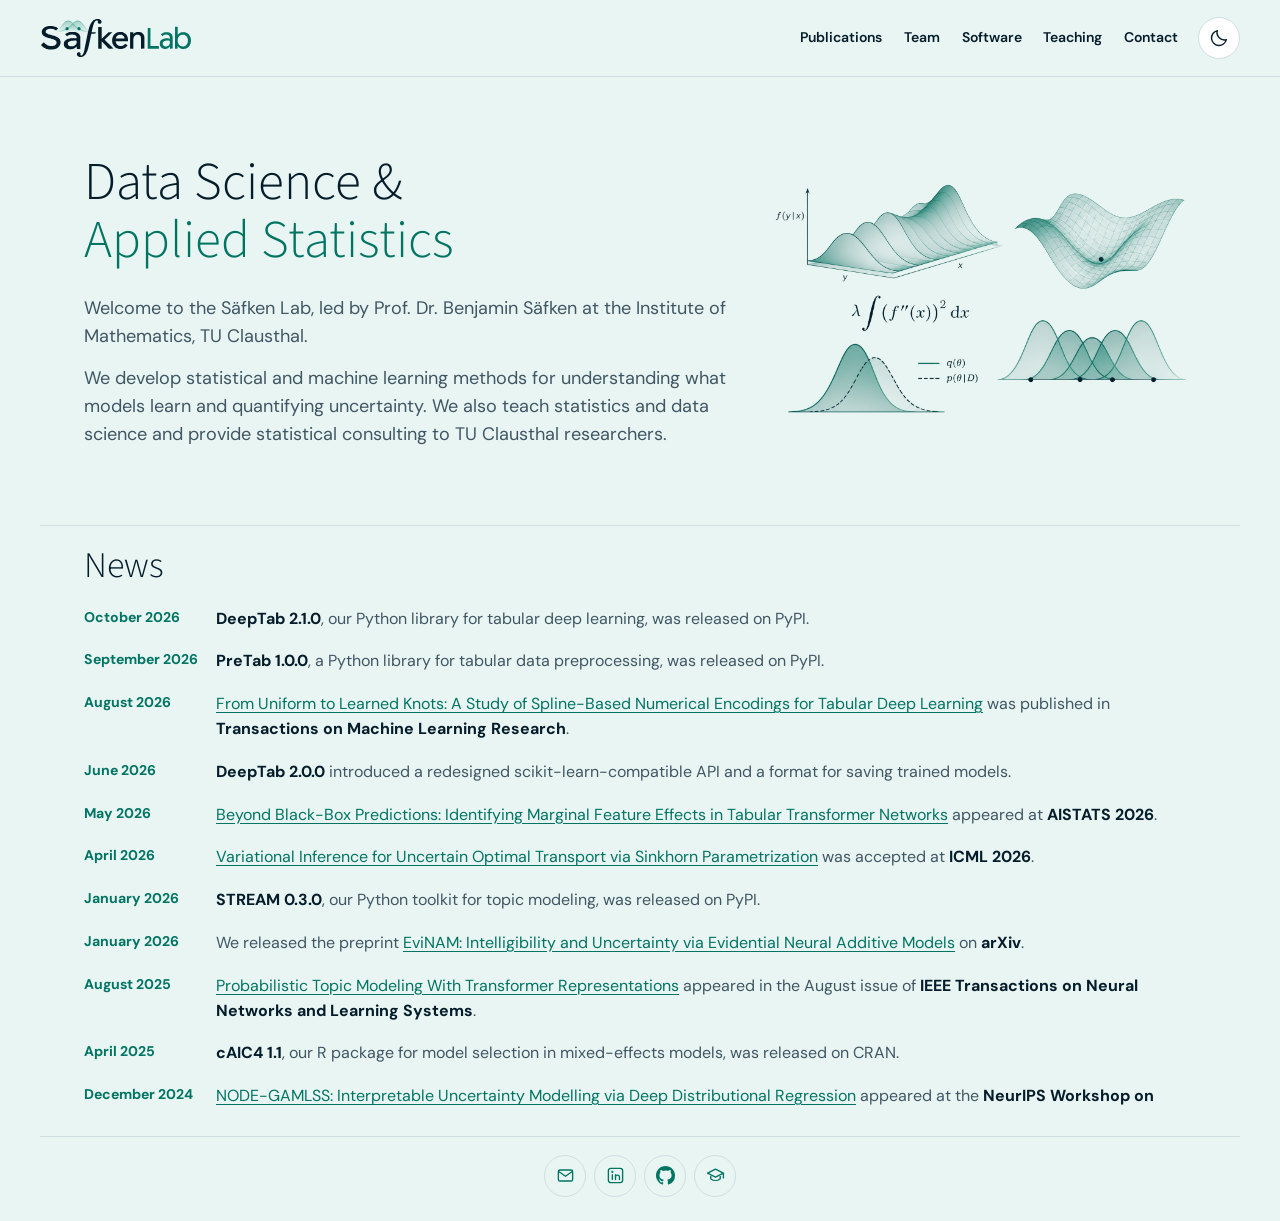
<file: index.html>
<!doctype html>
<html lang="en">
<head>
  <meta charset="utf-8">
  <meta name="viewport" content="width=device-width, initial-scale=1">
  <meta name="description" content="The Säfken Lab develops statistical and machine learning methods at TU Clausthal.">
  <meta name="theme-color" content="#f7fafb">
  <title>Säfken Lab · Data Science & Applied Statistics</title>
  <link rel="canonical" href="https://safken-lab.github.io/">
  <link rel="icon" type="image/svg+xml" href="./brand/favicon.svg">
  <script src="./theme.js?v=9"></script>
  <link rel="stylesheet" href="./styles.css?v=28">
  <script src="./site.js?v=13" defer></script>
</head>
<body id="top" class="home-page">
  <a class="skip" href="#main">Skip to content</a>
  <header class="site-header">
    <div class="wrap header-inner">
      <a class="brand" href="./"><img class="brand-logo" src="./brand/saefken-logo.svg" width="1714" height="455" alt="Säfken Lab"><img class="brand-logo theme-dark-image" src="./brand/saefken-logo-dark.svg" width="1714" height="455" alt="Säfken Lab"></a>
      <nav id="navigation" aria-label="Main navigation">
        <a href="./publications/">Publications</a><a href="./people/">Team</a><a href="./software/">Software</a><a href="./teaching/">Teaching</a><a href="./contact/">Contact</a>
      </nav>
      <div class="header-controls">
        <button class="theme-toggle" id="site-theme" type="button" aria-label="Dark mode" aria-pressed="false" title="Switch to dark mode" hidden><svg class="theme-moon" aria-hidden="true" width="20" height="20" viewBox="0 0 24 24" fill="none" stroke="currentColor" stroke-width="1.7" stroke-linejoin="round"><path d="M20.8 14A8.8 8.8 0 0 1 10 3.2 9 9 0 1 0 20.8 14Z"/></svg><svg class="theme-sun" aria-hidden="true" width="20" height="20" viewBox="0 0 24 24" fill="none" stroke="currentColor" stroke-width="1.7" stroke-linecap="round"><circle cx="12" cy="12" r="4"/><path d="M12 2v2m0 16v2M2 12h2m16 0h2M5 5l1.5 1.5m11 11L19 19M19 5l-1.5 1.5m-11 11L5 19"/></svg></button>
        <button class="menu" type="button" aria-expanded="false" aria-controls="navigation" hidden>Menu</button>
      </div>
    </div>
  </header>
  <main class="home-main" id="main">
    <div class="welcome-band">
      <section class="wrap welcome" aria-labelledby="welcome-title">
        <div class="welcome-copy">
          <h1 id="welcome-title">Data Science &amp;<br><span>Applied Statistics</span></h1>
          <p>Welcome to the Säfken Lab, led by Prof. Dr. Benjamin Säfken at the Institute of Mathematics, TU Clausthal.</p>
          <p>We develop statistical and machine learning methods for understanding what models learn and quantifying uncertainty. We also teach statistics and data science and provide statistical consulting to TU Clausthal researchers.</p>
        </div>
        <div class="hero-art">
          <img class="theme-light-image" src="./brand/saefken-collage-light.svg" width="1405" height="786" alt="Conditional density curves, a wireframe surface, a smoothing penalty, and overlapping basis functions.">
          <img class="theme-dark-image" src="./brand/saefken-collage-dark.svg" width="1405" height="786" alt="Conditional density curves, a wireframe surface, a smoothing penalty, and overlapping basis functions.">
        </div>
      </section>
    </div>
    <section class="wrap news" aria-labelledby="news-title">
      <h2 id="news-title">News</h2>
      <div class="news-scroll" role="region" aria-labelledby="news-title" tabindex="0">
        <ul class="news-list">
          <li><time datetime="2026-10-20">October 2026</time><p><strong>DeepTab 2.1.0</strong>, our Python library for tabular deep learning, was released on PyPI.</p></li>
          <li><time datetime="2026-09-06">September 2026</time><p><strong>PreTab 1.0.0</strong>, a Python library for tabular data preprocessing, was released on PyPI.</p></li>
          <li><time datetime="2026-08">August 2026</time><p><a href="https://openreview.net/forum?id=str7wQt9Qc">From Uniform to Learned Knots: A Study of Spline-Based Numerical Encodings for Tabular Deep Learning</a> was published in <strong>Transactions on Machine Learning Research</strong>.</p></li>
          <li><time datetime="2026-06-24">June 2026</time><p><strong>DeepTab 2.0.0</strong> introduced a redesigned scikit-learn-compatible API and a format for saving trained models.</p></li>
          <li><time datetime="2026-05">May 2026</time><p><a href="https://proceedings.mlr.press/v300/thielmann26a.html">Beyond Black-Box Predictions: Identifying Marginal Feature Effects in Tabular Transformer Networks</a> appeared at <strong>AISTATS 2026</strong>.</p></li>
          <li><time datetime="2026-04-30">April 2026</time><p><a href="https://proceedings.mlr.press/v306/de26a.html">Variational Inference for Uncertain Optimal Transport via Sinkhorn Parametrization</a> was accepted at <strong>ICML 2026</strong>.</p></li>
          <li><time datetime="2026-01-17">January 2026</time><p><strong>STREAM 0.3.0</strong>, our Python toolkit for topic modeling, was released on PyPI.</p></li>
          <li><time datetime="2026-01-13">January 2026</time><p>We released the preprint <a href="https://arxiv.org/abs/2601.08556">EviNAM: Intelligibility and Uncertainty via Evidential Neural Additive Models</a> on <strong>arXiv</strong>.</p></li>
          <li><time datetime="2025-08">August 2025</time><p><a href="https://doi.org/10.1109/TNNLS.2025.3538262">Probabilistic Topic Modeling With Transformer Representations</a> appeared in the August issue of <strong>IEEE Transactions on Neural Networks and Learning Systems</strong>.</p></li>
          <li><time datetime="2025-04-04">April 2025</time><p><strong>cAIC4 1.1</strong>, our R package for model selection in mixed-effects models, was released on CRAN.</p></li>
          <li><time datetime="2024-12-14">December 2024</time><p><a href="https://openreview.net/forum?id=sWvTLlRkzy">NODE-GAMLSS: Interpretable Uncertainty Modelling via Deep Distributional Regression</a> appeared at the <strong>NeurIPS Workshop on Bayesian Decision-making and Uncertainty</strong>.</p></li>
          <li><time datetime="2024-08">August 2024</time><p><a href="https://aclanthology.org/2024.acl-short.41/">STREAM: Simplified Topic Retrieval, Exploration, and Analysis Module</a> appeared at <strong>ACL 2024</strong>.</p></li>
          <li><time datetime="2024-05">May 2024</time><p><a href="https://proceedings.mlr.press/v238/frederik-thielmann24a.html">Neural Additive Models for Location Scale and Shape: A Framework for Interpretable Neural Regression Beyond the Mean</a> appeared at <strong>AISTATS 2024</strong>.</p></li>
        </ul>
      </div>
    </section>
  </main>
  <footer class="wrap home-profiles" aria-label="Benjamin Säfken’s contact and profiles">
    <div class="member-links">
      <a href="mailto:benjamin.saefken@tu-clausthal.de" aria-label="Email Benjamin Säfken" title="Email Benjamin Säfken"><svg width="19" height="19" viewBox="0 0 24 24" aria-hidden="true" focusable="false" fill="none" stroke="currentColor" stroke-width="1.7" stroke-linecap="round" stroke-linejoin="round"><rect x="3" y="5" width="18" height="14" rx="2"/><path d="m3.5 7 8.5 6 8.5-6"/></svg></a>
      <a href="https://www.linkedin.com/in/benjamin-s%C3%A4fken-2b1483114/" aria-label="Benjamin Säfken on LinkedIn" title="Benjamin Säfken on LinkedIn"><svg width="19" height="19" viewBox="0 0 24 24" aria-hidden="true" focusable="false" fill="none" stroke="currentColor" stroke-width="1.7" stroke-linecap="round" stroke-linejoin="round"><rect x="3" y="3" width="18" height="18" rx="3"/><path d="M8 11v6m4 0v-6m0 3a2.5 2.5 0 0 1 5 0v3"/><circle cx="8" cy="7.5" r=".55" fill="currentColor"/></svg></a>
      <a href="https://github.com/BenSaefken" aria-label="Benjamin Säfken on GitHub" title="Benjamin Säfken on GitHub"><svg aria-hidden="true" viewBox="0 0 16 16" width="19" height="19" focusable="false" fill="currentColor"><path d="M8 0C3.58 0 0 3.58 0 8c0 3.54 2.29 6.53 5.47 7.59.4.07.55-.17.55-.38 0-.19-.01-.82-.01-1.49-2.01.37-2.53-.49-2.69-.94-.09-.23-.48-.94-.82-1.13-.28-.15-.68-.52-.01-.53.63-.01 1.08.58 1.23.82.72 1.21 1.87.87 2.33.66.07-.52.28-.87.51-1.07-1.78-.2-3.64-.89-3.64-3.95 0-.87.31-1.59.82-2.15-.08-.2-.36-1.02.08-2.12 0 0 .67-.21 2.2.82a7.65 7.65 0 0 1 2-.27c.68 0 1.36.09 2 .27 1.53-1.04 2.2-.82 2.2-.82.44 1.1.16 1.92.08 2.12.51.56.82 1.27.82 2.15 0 3.07-1.87 3.75-3.65 3.95.29.25.54.73.54 1.48 0 1.07-.01 1.93-.01 2.2 0 .21.15.46.55.38A8.01 8.01 0 0 0 16 8c0-4.42-3.58-8-8-8Z"/></svg></a>
      <a href="https://scholar.google.com/citations?user=7kwWVKwAAAAJ" aria-label="Benjamin Säfken on Google Scholar" title="Benjamin Säfken on Google Scholar"><svg width="19" height="19" viewBox="0 0 24 24" aria-hidden="true" focusable="false" fill="none" stroke="currentColor" stroke-width="1.7" stroke-linecap="round" stroke-linejoin="round"><path d="m2 9 10-5 10 5-10 5-10-5Zm4 2v5c3.5 3 8.5 3 12 0v-5m4-2v6"/></svg></a>
    </div>
  </footer>
</body>
</html>
</file>
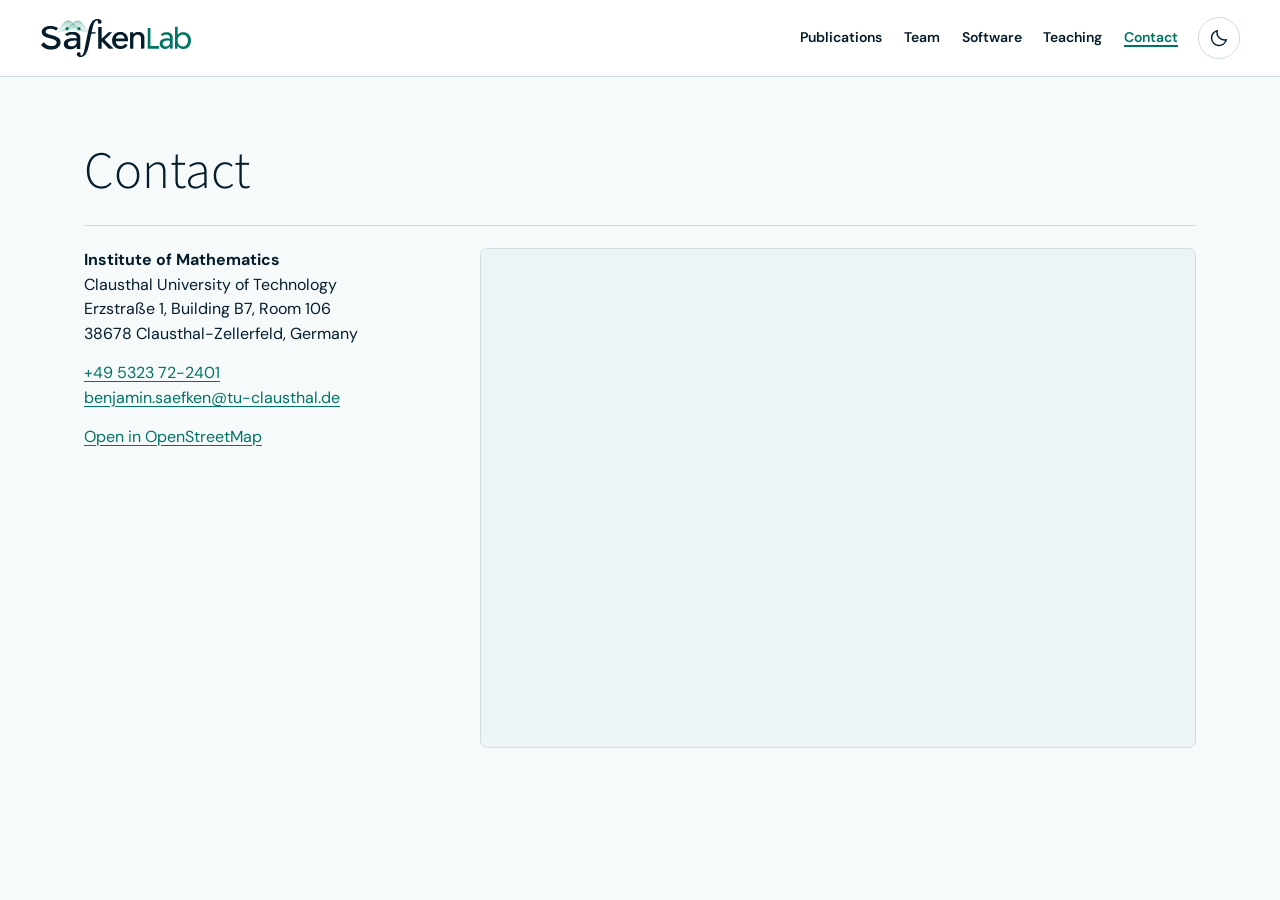
<file: contact/index.html>
<!doctype html>
<html lang="en">
<head>
  <meta charset="utf-8">
  <meta name="viewport" content="width=device-width, initial-scale=1">
  <meta name="description" content="Contact the Säfken Lab at the Institute of Mathematics, TU Clausthal.">
  <meta name="theme-color" content="#f7fafb">
  <title>Contact · Säfken Lab</title>
  <link rel="canonical" href="https://safken-lab.github.io/contact/">
  <link rel="icon" type="image/svg+xml" href="../brand/favicon.svg">
  <script src="../theme.js?v=9"></script>
  <link rel="stylesheet" href="../styles.css?v=28">
  <script src="../site.js?v=13" defer></script>
</head>
<body id="top">
  <a class="skip" href="#main">Skip to content</a>
  <header class="site-header">
    <div class="wrap header-inner">
      <a class="brand" href="../"><img class="brand-logo" src="../brand/saefken-logo.svg" width="1714" height="455" alt="Säfken Lab"><img class="brand-logo theme-dark-image" src="../brand/saefken-logo-dark.svg" width="1714" height="455" alt="Säfken Lab"></a>
      <nav id="navigation" aria-label="Main navigation">
        <a href="../publications/">Publications</a><a href="../people/">Team</a><a href="../software/">Software</a><a href="../teaching/">Teaching</a><a href="../contact/" aria-current="page">Contact</a>
      </nav>
      <div class="header-controls">
        <button class="theme-toggle" id="site-theme" type="button" aria-label="Dark mode" aria-pressed="false" title="Switch to dark mode" hidden><svg class="theme-moon" aria-hidden="true" width="20" height="20" viewBox="0 0 24 24" fill="none" stroke="currentColor" stroke-width="1.7" stroke-linejoin="round"><path d="M20.8 14A8.8 8.8 0 0 1 10 3.2 9 9 0 1 0 20.8 14Z"/></svg><svg class="theme-sun" aria-hidden="true" width="20" height="20" viewBox="0 0 24 24" fill="none" stroke="currentColor" stroke-width="1.7" stroke-linecap="round"><circle cx="12" cy="12" r="4"/><path d="M12 2v2m0 16v2M2 12h2m16 0h2M5 5l1.5 1.5m11 11L19 19M19 5l-1.5 1.5m-11 11L5 19"/></svg></button>
        <button class="menu" type="button" aria-expanded="false" aria-controls="navigation" hidden>Menu</button>
      </div>
    </div>
  </header>
  <main id="main">
    <div class="wrap section" id="contact">
      <h1 class="publication-title">Contact</h1>
      <div class="contact-location">
        <address>
          <strong>Institute of Mathematics</strong><br>
          Clausthal University of Technology<br>
          Erzstraße 1, Building B7, Room 106<br>
          38678 Clausthal-Zellerfeld, Germany
          <div class="contact-details">
            <a href="tel:+495323722401">+49 5323 72-2401</a><br>
            <a href="mailto:benjamin.saefken@tu-clausthal.de">benjamin.saefken@tu-clausthal.de</a>
          </div>
          <p><a href="https://www.openstreetmap.org/?mlat=51.8061&amp;mlon=10.3371#map=18/51.8061/10.3371">Open in OpenStreetMap</a></p>
        </address>
        <iframe class="contact-map" title="Interactive map of the Institute of Mathematics, Erzstraße 1"
          src="https://www.openstreetmap.org/export/embed.html?bbox=10.3325%2C51.8042%2C10.3417%2C51.8080&amp;layer=mapnik&amp;marker=51.8061%2C10.3371"
          width="880" height="460" loading="lazy"></iframe>
      </div>
    </div>
  </main>
</body>
</html>
</file>
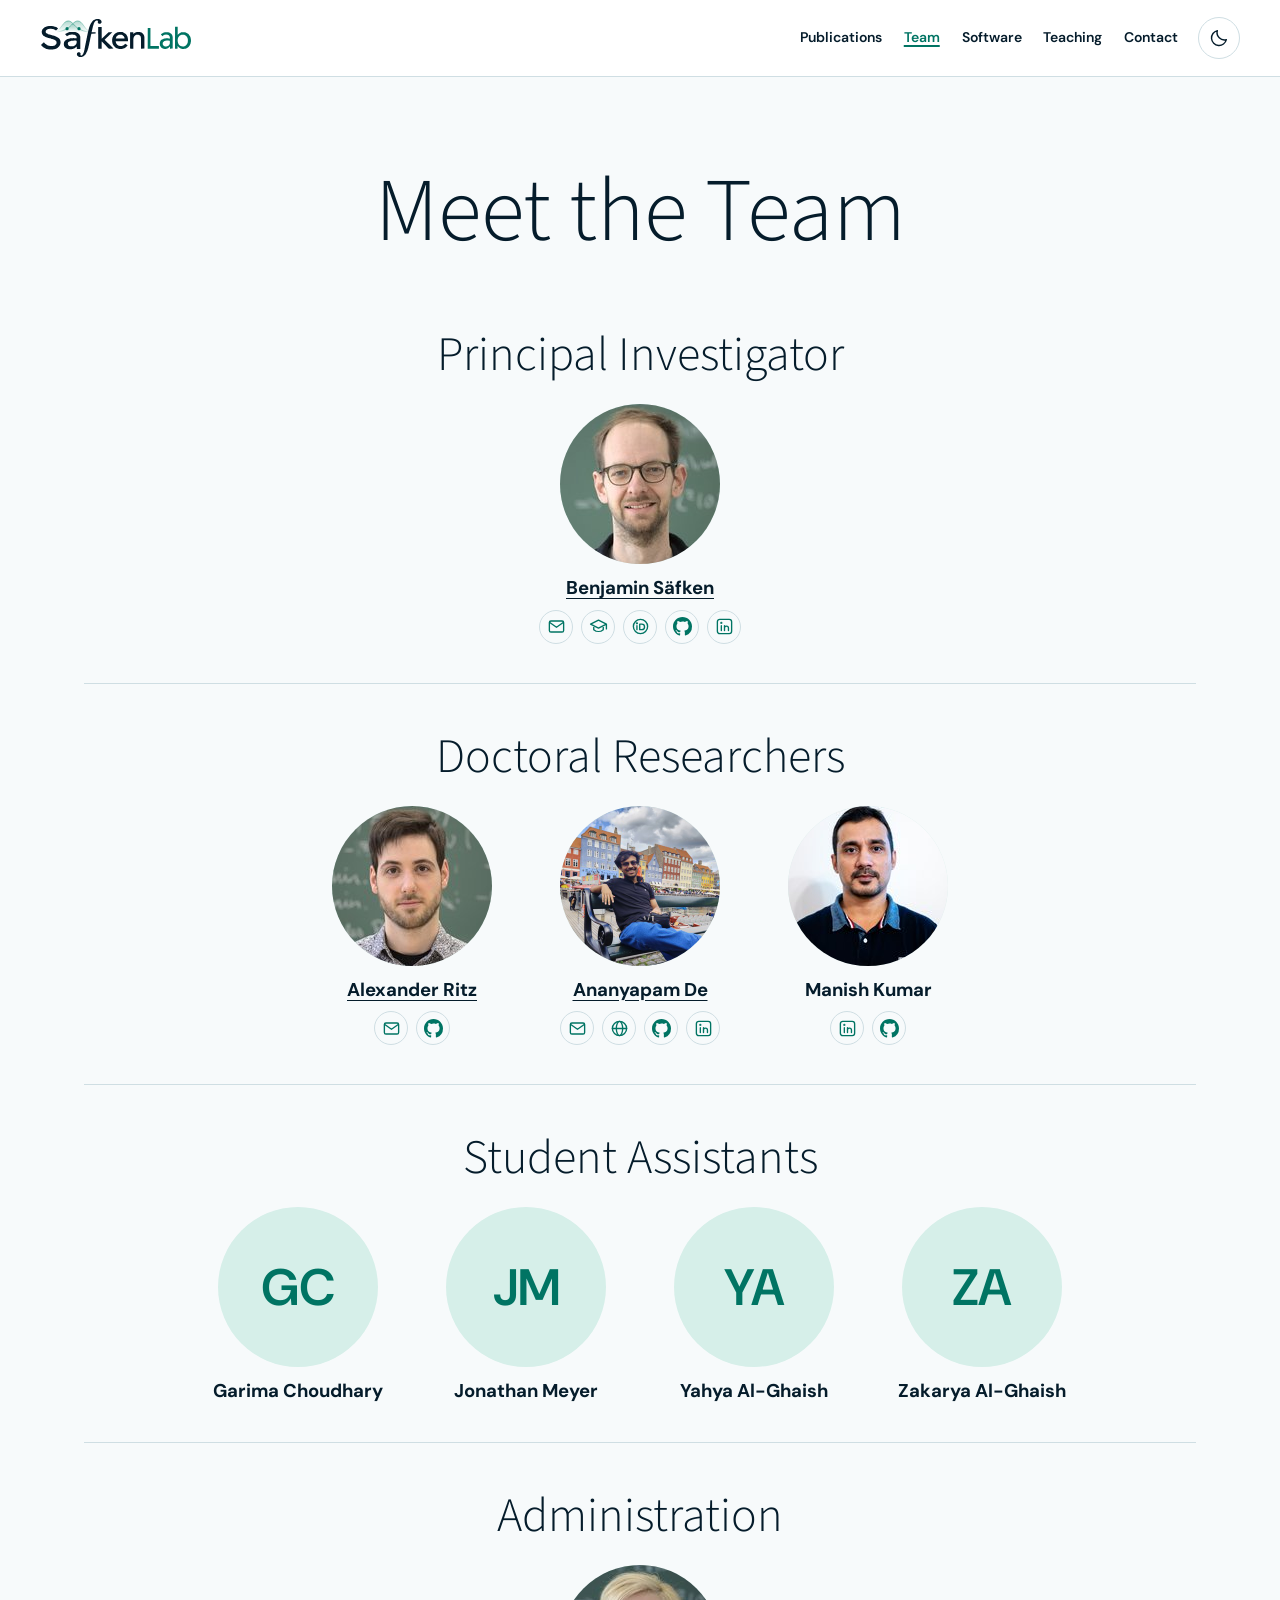
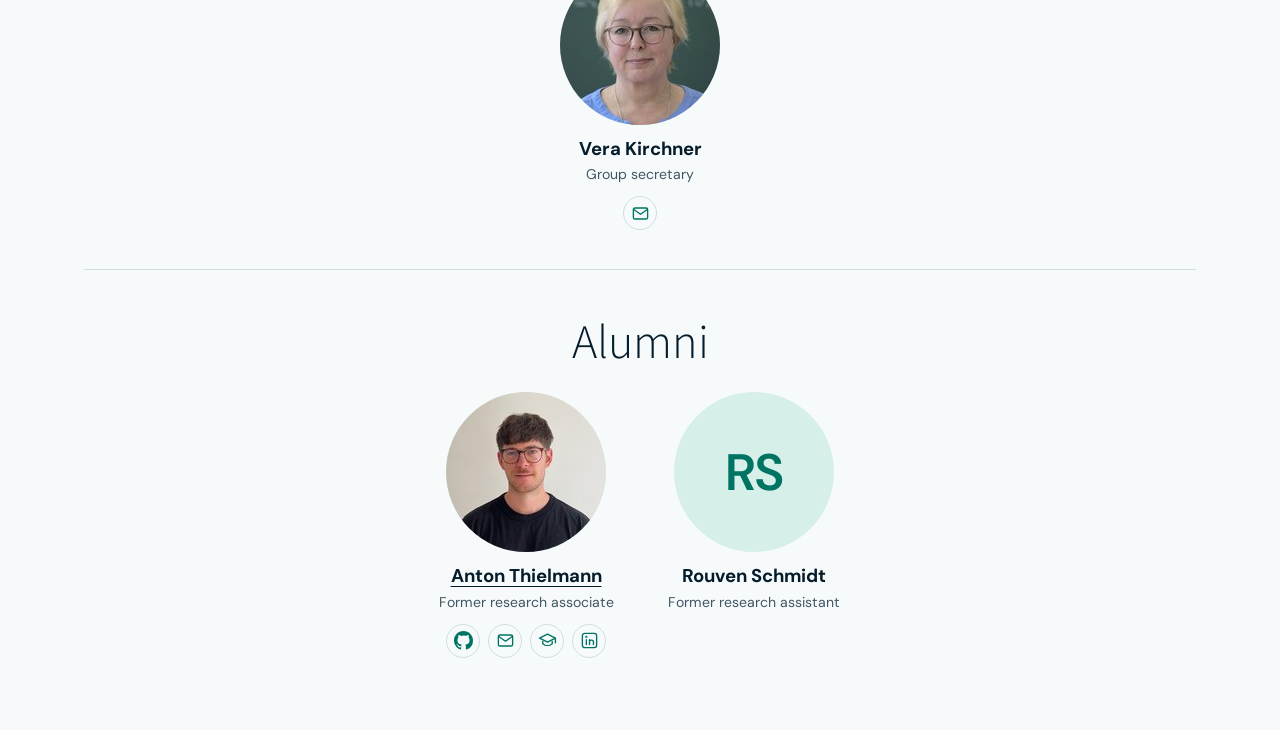
<file: people/index.html>
<!doctype html>
<html lang="en">
<head>
  <meta charset="utf-8">
  <meta name="viewport" content="width=device-width, initial-scale=1">
  <meta name="description" content="Meet the researchers, student assistants, staff, and alumni of the Säfken Lab.">
  <meta name="theme-color" content="#f7fafb">
  <title>Team · Säfken Lab</title>
  <link rel="canonical" href="https://safken-lab.github.io/people/">
  <link rel="icon" type="image/svg+xml" href="../brand/favicon.svg">
  <script src="../theme.js?v=9"></script>
  <link rel="stylesheet" href="../styles.css?v=28">
  <script src="../site.js?v=13" defer></script>
</head>
<body id="top">
  <a class="skip" href="#main">Skip to content</a>
  <header class="site-header">
    <div class="wrap header-inner">
      <a class="brand" href="../"><img class="brand-logo" src="../brand/saefken-logo.svg" width="1714" height="455" alt="Säfken Lab"><img class="brand-logo theme-dark-image" src="../brand/saefken-logo-dark.svg" width="1714" height="455" alt="Säfken Lab"></a>
      <nav id="navigation" aria-label="Main navigation">
        <a href="../publications/">Publications</a><a href="../people/" aria-current="page">Team</a><a href="../software/">Software</a><a href="../teaching/">Teaching</a><a href="../contact/">Contact</a>
      </nav>
      <div class="header-controls">
        <button class="theme-toggle" id="site-theme" type="button" aria-label="Dark mode" aria-pressed="false" title="Switch to dark mode" hidden><svg class="theme-moon" aria-hidden="true" width="20" height="20" viewBox="0 0 24 24" fill="none" stroke="currentColor" stroke-width="1.7" stroke-linejoin="round"><path d="M20.8 14A8.8 8.8 0 0 1 10 3.2 9 9 0 1 0 20.8 14Z"/></svg><svg class="theme-sun" aria-hidden="true" width="20" height="20" viewBox="0 0 24 24" fill="none" stroke="currentColor" stroke-width="1.7" stroke-linecap="round"><circle cx="12" cy="12" r="4"/><path d="M12 2v2m0 16v2M2 12h2m16 0h2M5 5l1.5 1.5m11 11L19 19M19 5l-1.5 1.5m-11 11L5 19"/></svg></button>
        <button class="menu" type="button" aria-expanded="false" aria-controls="navigation" hidden>Menu</button>
      </div>
    </div>
  </header>
  <main id="main">
    <div class="wrap team-page" id="people">
      <h1>Meet the Team</h1>
      <section class="team-group" aria-labelledby="principal-investigator"><h2 id="principal-investigator">Principal Investigator</h2><div class="members"><article class="member"><div class="member-avatar"><span aria-hidden="true">BS</span><img src="../portraits/benjamin-saefken.jpg?v=2" width="160" height="160" alt="" loading="lazy"></div><h3><a href="https://www.mathematik.tu-clausthal.de/ueber-uns/mitarbeiterinnen/professorinnen/prof-dr-benjamin-saefken">Benjamin Säfken</a></h3><div class="member-links"><a href="mailto:benjamin.saefken@tu-clausthal.de" aria-label="Email Benjamin Säfken" title="Email Benjamin Säfken"><svg width="19" height="19" viewBox="0 0 24 24" aria-hidden="true" focusable="false" fill="none" stroke="currentColor" stroke-width="1.7" stroke-linecap="round" stroke-linejoin="round"><rect x="3" y="5" width="18" height="14" rx="2"/><path d="m3.5 7 8.5 6 8.5-6"/></svg></a><a href="https://scholar.google.com/citations?user=7kwWVKwAAAAJ" aria-label="Benjamin Säfken on Scholar" title="Benjamin Säfken on Scholar"><svg width="19" height="19" viewBox="0 0 24 24" aria-hidden="true" focusable="false" fill="none" stroke="currentColor" stroke-width="1.7" stroke-linecap="round" stroke-linejoin="round"><path d="m2 9 10-5 10 5-10 5-10-5Zm4 2v5c3.5 3 8.5 3 12 0v-5m4-2v6"/></svg></a><a href="https://orcid.org/0000-0003-4702-3333" aria-label="Benjamin Säfken on ORCID" title="Benjamin Säfken on ORCID"><svg width="19" height="19" viewBox="0 0 24 24" aria-hidden="true" focusable="false" fill="none" stroke="currentColor" stroke-width="1.7" stroke-linecap="round" stroke-linejoin="round"><circle cx="12" cy="12" r="9"/><path d="M7.5 11v5m3.5 0V9h2.6a3.5 3.5 0 0 1 0 7H11Z"/><circle cx="7.5" cy="8" r=".6" fill="currentColor"/></svg></a><a href="https://github.com/BenSaefken" aria-label="Benjamin Säfken on GitHub" title="Benjamin Säfken on GitHub"><svg aria-hidden="true" viewBox="0 0 16 16" width="19" height="19" focusable="false" fill="currentColor"><path d="M8 0C3.58 0 0 3.58 0 8c0 3.54 2.29 6.53 5.47 7.59.4.07.55-.17.55-.38 0-.19-.01-.82-.01-1.49-2.01.37-2.53-.49-2.69-.94-.09-.23-.48-.94-.82-1.13-.28-.15-.68-.52-.01-.53.63-.01 1.08.58 1.23.82.72 1.21 1.87.87 2.33.66.07-.52.28-.87.51-1.07-1.78-.2-3.64-.89-3.64-3.95 0-.87.31-1.59.82-2.15-.08-.2-.36-1.02.08-2.12 0 0 .67-.21 2.2.82a7.65 7.65 0 0 1 2-.27c.68 0 1.36.09 2 .27 1.53-1.04 2.2-.82 2.2-.82.44 1.1.16 1.92.08 2.12.51.56.82 1.27.82 2.15 0 3.07-1.87 3.75-3.65 3.95.29.25.54.73.54 1.48 0 1.07-.01 1.93-.01 2.2 0 .21.15.46.55.38A8.01 8.01 0 0 0 16 8c0-4.42-3.58-8-8-8Z"/></svg></a><a href="https://www.linkedin.com/in/benjamin-s%C3%A4fken-2b1483114/" aria-label="Benjamin Säfken on LinkedIn" title="Benjamin Säfken on LinkedIn"><svg width="19" height="19" viewBox="0 0 24 24" aria-hidden="true" focusable="false" fill="none" stroke="currentColor" stroke-width="1.7" stroke-linecap="round" stroke-linejoin="round"><rect x="3" y="3" width="18" height="18" rx="3"/><path d="M8 11v6m4 0v-6m0 3a2.5 2.5 0 0 1 5 0v3"/><circle cx="8" cy="7.5" r=".55" fill="currentColor"/></svg></a></div></article></div></section>
      <section class="team-group" aria-labelledby="doctoral-researchers">
        <h2 id="doctoral-researchers">Doctoral Researchers</h2>
        <div class="members">
          <article class="member"><div class="member-avatar"><span aria-hidden="true">AR</span><img src="../portraits/alexander-ritz.jpg?v=2" width="160" height="160" alt="" loading="lazy"></div><h3><a href="https://www.mathematik.tu-clausthal.de/ueber-uns/mitarbeiterinnen/wissenschaftliche-mitarbeitende/alexander-ritz-msc">Alexander Ritz</a></h3><div class="member-links"><a href="mailto:alexander.ritz@tu-clausthal.de" aria-label="Email Alexander Ritz" title="Email Alexander Ritz"><svg width="19" height="19" viewBox="0 0 24 24" aria-hidden="true" focusable="false" fill="none" stroke="currentColor" stroke-width="1.7" stroke-linecap="round" stroke-linejoin="round"><rect x="3" y="5" width="18" height="14" rx="2"/><path d="m3.5 7 8.5 6 8.5-6"/></svg></a><a href="https://github.com/alexanderritz" aria-label="Alexander Ritz on GitHub" title="Alexander Ritz on GitHub"><svg aria-hidden="true" viewBox="0 0 16 16" width="19" height="19" focusable="false" fill="currentColor"><path d="M8 0C3.58 0 0 3.58 0 8c0 3.54 2.29 6.53 5.47 7.59.4.07.55-.17.55-.38 0-.19-.01-.82-.01-1.49-2.01.37-2.53-.49-2.69-.94-.09-.23-.48-.94-.82-1.13-.28-.15-.68-.52-.01-.53.63-.01 1.08.58 1.23.82.72 1.21 1.87.87 2.33.66.07-.52.28-.87.51-1.07-1.78-.2-3.64-.89-3.64-3.95 0-.87.31-1.59.82-2.15-.08-.2-.36-1.02.08-2.12 0 0 .67-.21 2.2.82a7.65 7.65 0 0 1 2-.27c.68 0 1.36.09 2 .27 1.53-1.04 2.2-.82 2.2-.82.44 1.1.16 1.92.08 2.12.51.56.82 1.27.82 2.15 0 3.07-1.87 3.75-3.65 3.95.29.25.54.73.54 1.48 0 1.07-.01 1.93-.01 2.2 0 .21.15.46.55.38A8.01 8.01 0 0 0 16 8c0-4.42-3.58-8-8-8Z"/></svg></a></div></article>
          <article class="member"><div class="member-avatar"><span aria-hidden="true">AD</span><img src="../portraits/ananyapam-de.jpg?v=3" width="160" height="160" alt="" loading="lazy"></div><h3><a href="https://www.mathematik.tu-clausthal.de/ueber-uns/mitarbeiterinnen/wissenschaftliche-mitarbeitende/ananyapam-de-msc">Ananyapam De</a></h3><div class="member-links"><a href="mailto:ananyapam.de@tu-clausthal.de" aria-label="Email Ananyapam De" title="Email Ananyapam De"><svg width="19" height="19" viewBox="0 0 24 24" aria-hidden="true" focusable="false" fill="none" stroke="currentColor" stroke-width="1.7" stroke-linecap="round" stroke-linejoin="round"><rect x="3" y="5" width="18" height="14" rx="2"/><path d="m3.5 7 8.5 6 8.5-6"/></svg></a><a href="https://ananyapam7.github.io/" aria-label="Ananyapam De’s website" title="Ananyapam De’s website"><svg width="19" height="19" viewBox="0 0 24 24" aria-hidden="true" focusable="false" fill="none" stroke="currentColor" stroke-width="1.7" stroke-linecap="round" stroke-linejoin="round"><circle cx="12" cy="12" r="9"/><ellipse cx="12" cy="12" rx="4" ry="9"/><path d="M3 12h18"/></svg></a><a href="https://github.com/Ananyapam7" aria-label="Ananyapam De on GitHub" title="Ananyapam De on GitHub"><svg aria-hidden="true" viewBox="0 0 16 16" width="19" height="19" focusable="false" fill="currentColor"><path d="M8 0C3.58 0 0 3.58 0 8c0 3.54 2.29 6.53 5.47 7.59.4.07.55-.17.55-.38 0-.19-.01-.82-.01-1.49-2.01.37-2.53-.49-2.69-.94-.09-.23-.48-.94-.82-1.13-.28-.15-.68-.52-.01-.53.63-.01 1.08.58 1.23.82.72 1.21 1.87.87 2.33.66.07-.52.28-.87.51-1.07-1.78-.2-3.64-.89-3.64-3.95 0-.87.31-1.59.82-2.15-.08-.2-.36-1.02.08-2.12 0 0 .67-.21 2.2.82a7.65 7.65 0 0 1 2-.27c.68 0 1.36.09 2 .27 1.53-1.04 2.2-.82 2.2-.82.44 1.1.16 1.92.08 2.12.51.56.82 1.27.82 2.15 0 3.07-1.87 3.75-3.65 3.95.29.25.54.73.54 1.48 0 1.07-.01 1.93-.01 2.2 0 .21.15.46.55.38A8.01 8.01 0 0 0 16 8c0-4.42-3.58-8-8-8Z"/></svg></a><a href="https://www.linkedin.com/in/ananyapam-de-523757166" aria-label="Ananyapam De on LinkedIn" title="Ananyapam De on LinkedIn"><svg width="19" height="19" viewBox="0 0 24 24" aria-hidden="true" focusable="false" fill="none" stroke="currentColor" stroke-width="1.7" stroke-linecap="round" stroke-linejoin="round"><rect x="3" y="3" width="18" height="18" rx="3"/><path d="M8 11v6m4 0v-6m0 3a2.5 2.5 0 0 1 5 0v3"/><circle cx="8" cy="7.5" r=".55" fill="currentColor"/></svg></a></div></article>
          <article class="member"><div class="member-avatar"><span aria-hidden="true">MK</span><img src="../portraits/manish-kumar.jpg?v=2" width="160" height="160" alt="" loading="lazy"></div><h3>Manish Kumar</h3><div class="member-links"><a href="https://de.linkedin.com/in/mkumar73" aria-label="Manish Kumar on LinkedIn" title="Manish Kumar on LinkedIn"><svg width="19" height="19" viewBox="0 0 24 24" aria-hidden="true" focusable="false" fill="none" stroke="currentColor" stroke-width="1.7" stroke-linecap="round" stroke-linejoin="round"><rect x="3" y="3" width="18" height="18" rx="3"/><path d="M8 11v6m4 0v-6m0 3a2.5 2.5 0 0 1 5 0v3"/><circle cx="8" cy="7.5" r=".55" fill="currentColor"/></svg></a><a href="https://github.com/mkumar73" aria-label="Manish Kumar on GitHub" title="Manish Kumar on GitHub"><svg aria-hidden="true" viewBox="0 0 16 16" width="19" height="19" focusable="false" fill="currentColor"><path d="M8 0C3.58 0 0 3.58 0 8c0 3.54 2.29 6.53 5.47 7.59.4.07.55-.17.55-.38 0-.19-.01-.82-.01-1.49-2.01.37-2.53-.49-2.69-.94-.09-.23-.48-.94-.82-1.13-.28-.15-.68-.52-.01-.53.63-.01 1.08.58 1.23.82.72 1.21 1.87.87 2.33.66.07-.52.28-.87.51-1.07-1.78-.2-3.64-.89-3.64-3.95 0-.87.31-1.59.82-2.15-.08-.2-.36-1.02.08-2.12 0 0 .67-.21 2.2.82a7.65 7.65 0 0 1 2-.27c.68 0 1.36.09 2 .27 1.53-1.04 2.2-.82 2.2-.82.44 1.1.16 1.92.08 2.12.51.56.82 1.27.82 2.15 0 3.07-1.87 3.75-3.65 3.95.29.25.54.73.54 1.48 0 1.07-.01 1.93-.01 2.2 0 .21.15.46.55.38A8.01 8.01 0 0 0 16 8c0-4.42-3.58-8-8-8Z"/></svg></a></div></article>
        </div>
      </section>
      <section class="team-group" aria-labelledby="student-assistants"><h2 id="student-assistants">Student Assistants</h2><div class="members"><article class="member"><div class="member-avatar"><span aria-hidden="true">GC</span></div><h3>Garima Choudhary</h3></article>
<article class="member"><div class="member-avatar"><span aria-hidden="true">JM</span></div><h3>Jonathan Meyer</h3></article>
<article class="member"><div class="member-avatar"><span aria-hidden="true">YA</span></div><h3>Yahya Al-Ghaish</h3></article>
<article class="member"><div class="member-avatar"><span aria-hidden="true">ZA</span></div><h3>Zakarya Al-Ghaish</h3></article></div></section>
      <section class="team-group" aria-labelledby="administration"><h2 id="administration">Administration</h2><div class="members"><article class="member"><div class="member-avatar"><span aria-hidden="true">VK</span><img src="../portraits/vera-kirchner.jpg?v=2" width="160" height="160" alt="" loading="lazy"></div><h3>Vera Kirchner</h3><p>Group secretary</p><div class="member-links"><a href="mailto:vera.kirchner@tu-clausthal.de" aria-label="Email Vera Kirchner" title="Email Vera Kirchner"><svg width="19" height="19" viewBox="0 0 24 24" aria-hidden="true" focusable="false" fill="none" stroke="currentColor" stroke-width="1.7" stroke-linecap="round" stroke-linejoin="round"><rect x="3" y="5" width="18" height="14" rx="2"/><path d="m3.5 7 8.5 6 8.5-6"/></svg></a></div></article></div></section>
      <section class="team-group" aria-labelledby="alumni"><h2 id="alumni">Alumni</h2><div class="members"><article class="member"><div class="member-avatar"><span aria-hidden="true">AT</span><img src="../portraits/anton-thielmann.jpg?v=2" width="160" height="160" alt="" loading="lazy"></div><h3><a href="https://dblp.org/pid/307/3231.html">Anton Thielmann</a></h3><p>Former research associate</p><div class="member-links"><a href="https://github.com/AnFreTh" aria-label="Anton Thielmann on GitHub" title="Anton Thielmann on GitHub"><svg aria-hidden="true" viewBox="0 0 16 16" width="19" height="19" focusable="false" fill="currentColor"><path d="M8 0C3.58 0 0 3.58 0 8c0 3.54 2.29 6.53 5.47 7.59.4.07.55-.17.55-.38 0-.19-.01-.82-.01-1.49-2.01.37-2.53-.49-2.69-.94-.09-.23-.48-.94-.82-1.13-.28-.15-.68-.52-.01-.53.63-.01 1.08.58 1.23.82.72 1.21 1.87.87 2.33.66.07-.52.28-.87.51-1.07-1.78-.2-3.64-.89-3.64-3.95 0-.87.31-1.59.82-2.15-.08-.2-.36-1.02.08-2.12 0 0 .67-.21 2.2.82a7.65 7.65 0 0 1 2-.27c.68 0 1.36.09 2 .27 1.53-1.04 2.2-.82 2.2-.82.44 1.1.16 1.92.08 2.12.51.56.82 1.27.82 2.15 0 3.07-1.87 3.75-3.65 3.95.29.25.54.73.54 1.48 0 1.07-.01 1.93-.01 2.2 0 .21.15.46.55.38A8.01 8.01 0 0 0 16 8c0-4.42-3.58-8-8-8Z"/></svg></a><a href="mailto:anton.thielmann@tu-clausthal.de" aria-label="Email Anton Thielmann" title="Email Anton Thielmann"><svg width="19" height="19" viewBox="0 0 24 24" aria-hidden="true" focusable="false" fill="none" stroke="currentColor" stroke-width="1.7" stroke-linecap="round" stroke-linejoin="round"><rect x="3" y="5" width="18" height="14" rx="2"/><path d="m3.5 7 8.5 6 8.5-6"/></svg></a><a href="https://scholar.google.com/citations?user=xgsIa7QAAAAJ" aria-label="Anton Thielmann on Google Scholar" title="Anton Thielmann on Google Scholar"><svg width="19" height="19" viewBox="0 0 24 24" aria-hidden="true" focusable="false" fill="none" stroke="currentColor" stroke-width="1.7" stroke-linecap="round" stroke-linejoin="round"><path d="m2 9 10-5 10 5-10 5-10-5Zm4 2v5c3.5 3 8.5 3 12 0v-5m4-2v6"/></svg></a><a href="https://de.linkedin.com/in/anton-thielmann-4922ba183" aria-label="Anton Thielmann on LinkedIn" title="Anton Thielmann on LinkedIn"><svg width="19" height="19" viewBox="0 0 24 24" aria-hidden="true" focusable="false" fill="none" stroke="currentColor" stroke-width="1.7" stroke-linecap="round" stroke-linejoin="round"><rect x="3" y="3" width="18" height="18" rx="3"/><path d="M8 11v6m4 0v-6m0 3a2.5 2.5 0 0 1 5 0v3"/><circle cx="8" cy="7.5" r=".55" fill="currentColor"/></svg></a></div></article>
<article class="member"><div class="member-avatar"><span aria-hidden="true">RS</span></div><h3>Rouven Schmidt</h3><p>Former research assistant</p></article></div></section>
    </div>
  </main>
</body>
</html>
</file>
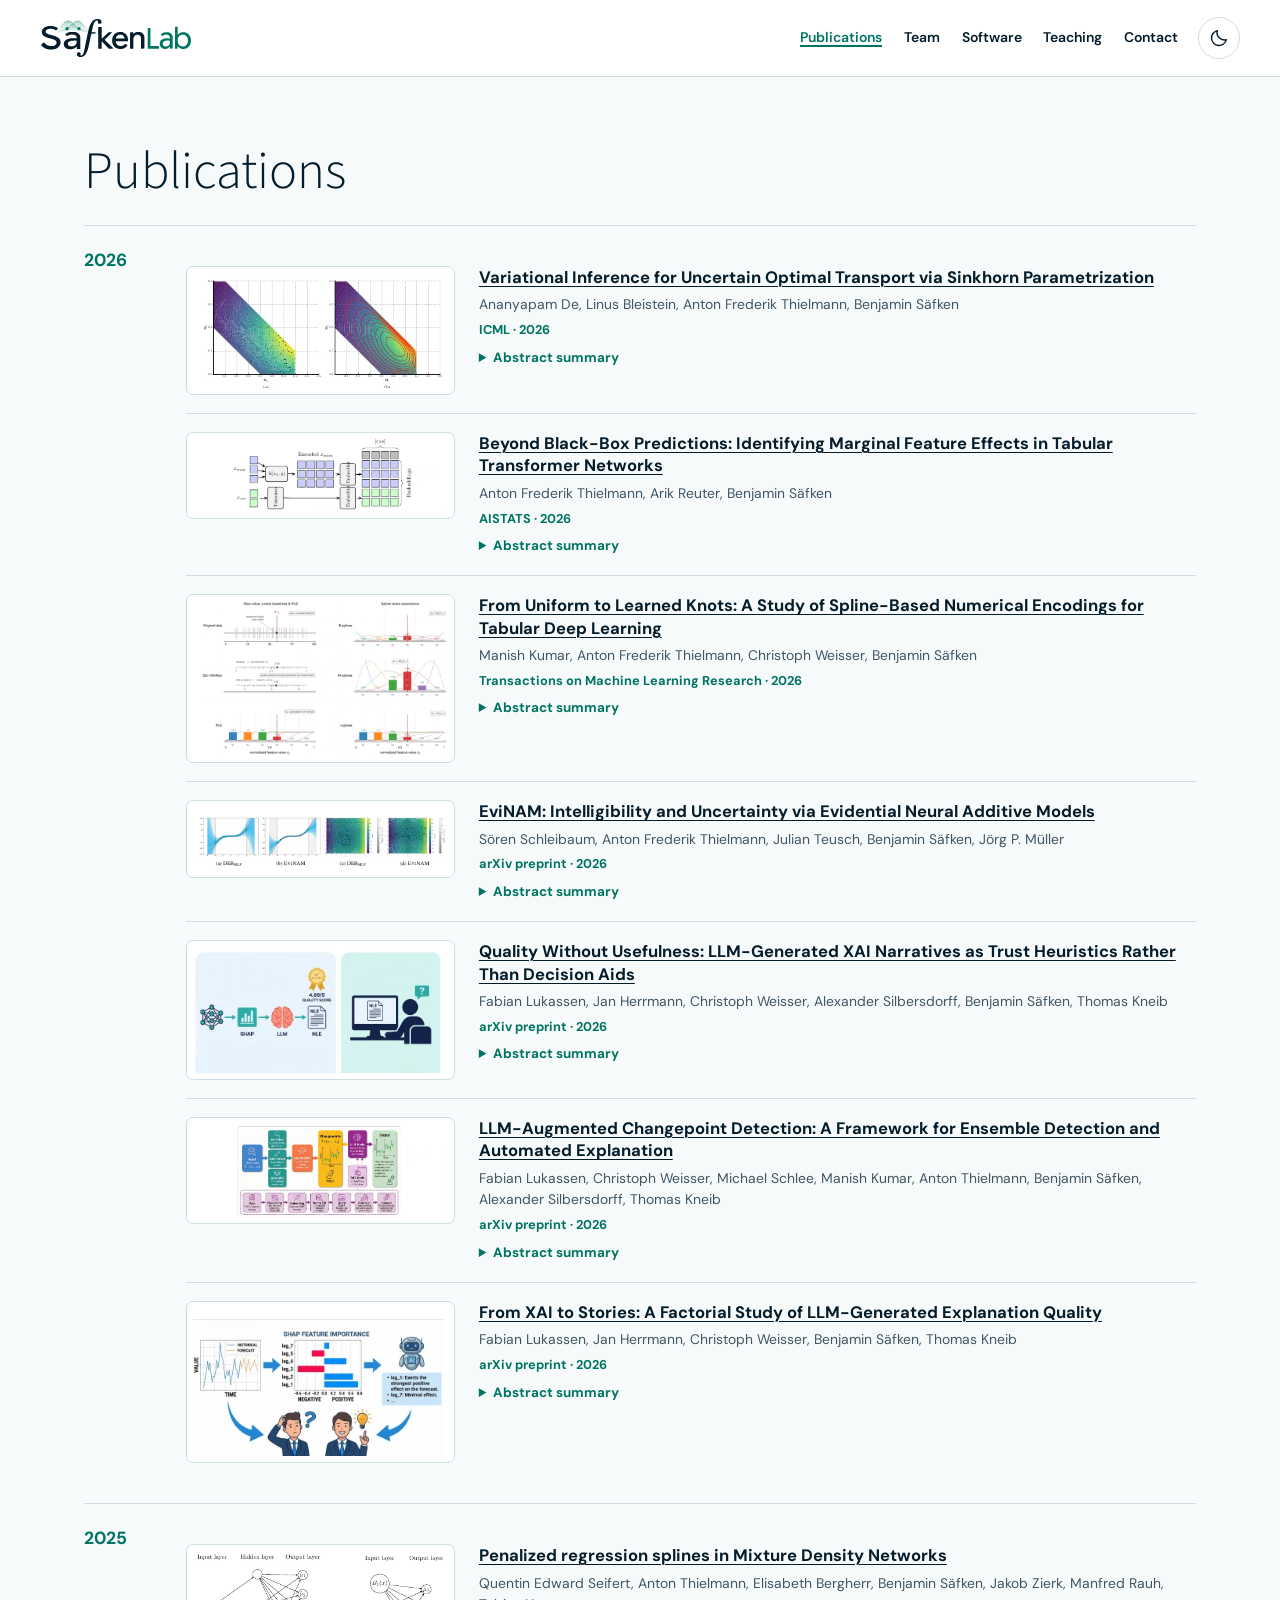
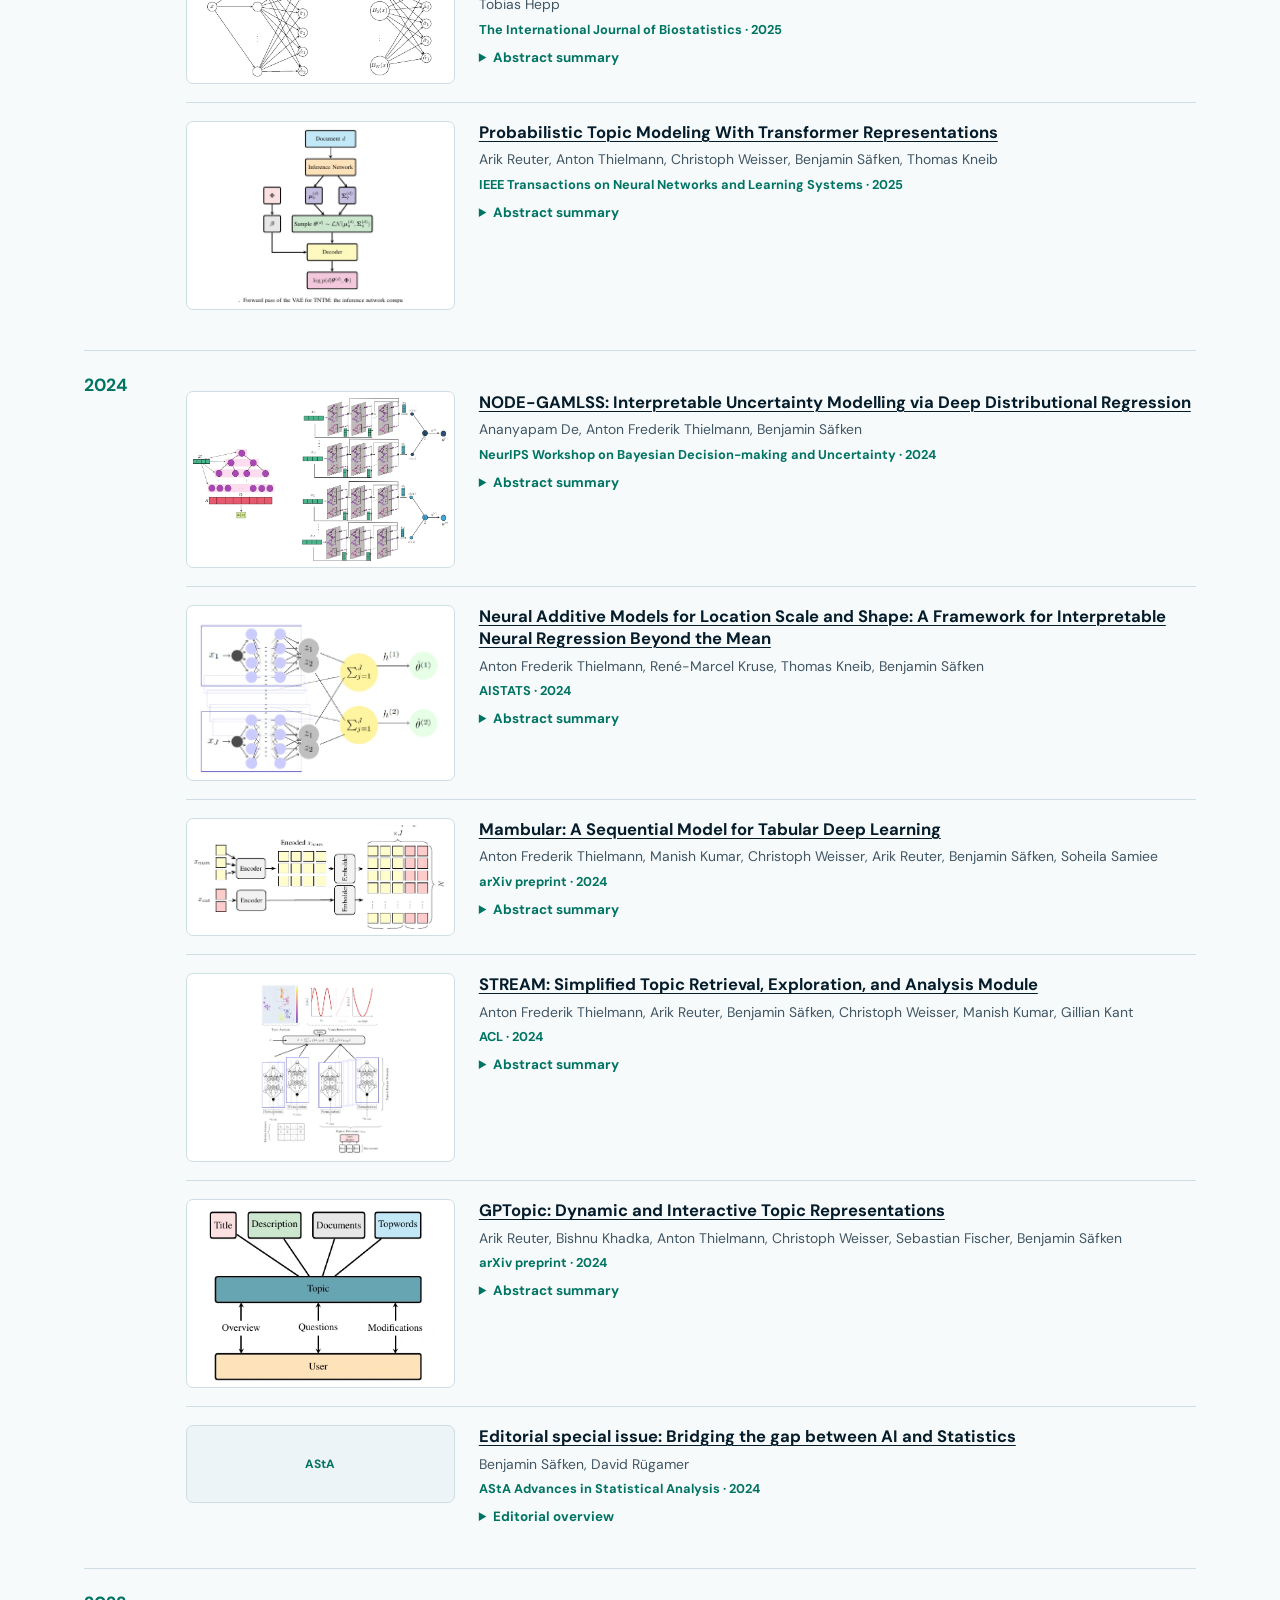
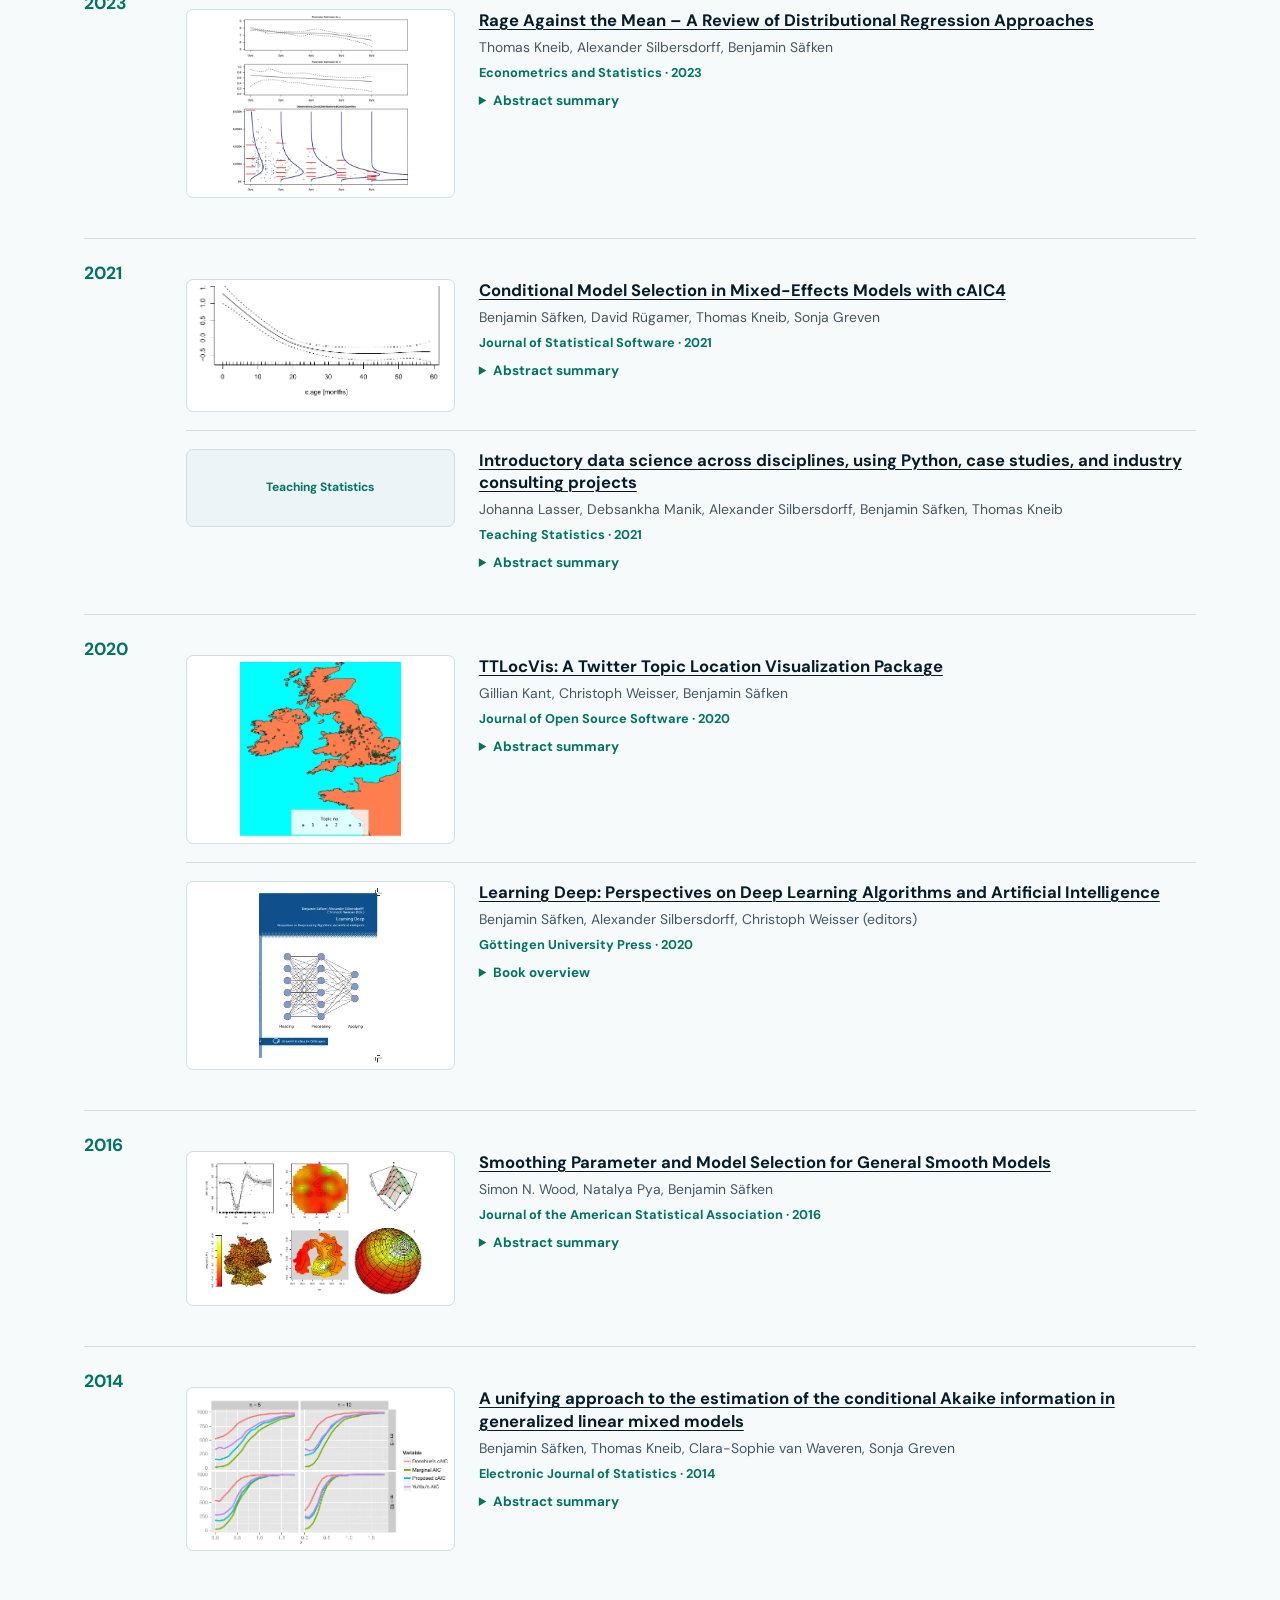
<file: publications/index.html>
<!doctype html>
<html lang="en">
<head>
  <meta charset="utf-8">
  <meta name="viewport" content="width=device-width, initial-scale=1">
  <meta name="description" content="Search papers and preprints from the Säfken Lab by year and research topic.">
  <meta name="theme-color" content="#f7fafb">
  <title>Publications · Säfken Lab</title>
  <link rel="canonical" href="https://safken-lab.github.io/publications/">
  <link rel="icon" type="image/svg+xml" href="../brand/favicon.svg">
  <script src="../theme.js?v=9"></script>
  <link rel="stylesheet" href="../styles.css?v=28">
  <script src="../site.js?v=13" defer></script>
</head>
<body id="top">
  <a class="skip" href="#main">Skip to content</a>
  <header class="site-header">
    <div class="wrap header-inner">
      <a class="brand" href="../"><img class="brand-logo" src="../brand/saefken-logo.svg" width="1714" height="455" alt="Säfken Lab"><img class="brand-logo theme-dark-image" src="../brand/saefken-logo-dark.svg" width="1714" height="455" alt="Säfken Lab"></a>
      <nav id="navigation" aria-label="Main navigation">
        <a href="../publications/" aria-current="page">Publications</a><a href="../people/">Team</a><a href="../software/">Software</a><a href="../teaching/">Teaching</a><a href="../contact/">Contact</a>
      </nav>
      <div class="header-controls">
        <button class="theme-toggle" id="site-theme" type="button" aria-label="Dark mode" aria-pressed="false" title="Switch to dark mode" hidden><svg class="theme-moon" aria-hidden="true" width="20" height="20" viewBox="0 0 24 24" fill="none" stroke="currentColor" stroke-width="1.7" stroke-linejoin="round"><path d="M20.8 14A8.8 8.8 0 0 1 10 3.2 9 9 0 1 0 20.8 14Z"/></svg><svg class="theme-sun" aria-hidden="true" width="20" height="20" viewBox="0 0 24 24" fill="none" stroke="currentColor" stroke-width="1.7" stroke-linecap="round"><circle cx="12" cy="12" r="4"/><path d="M12 2v2m0 16v2M2 12h2m16 0h2M5 5l1.5 1.5m11 11L19 19M19 5l-1.5 1.5m-11 11L5 19"/></svg></button>
        <button class="menu" type="button" aria-expanded="false" aria-controls="navigation" hidden>Menu</button>
      </div>
    </div>
  </header>
  <main id="main">
    <div class="wrap section publications" id="publications">
      <h1 class="publication-title">Publications</h1>
        <section class="paper-year" aria-labelledby="papers-2026">
          <h2 id="papers-2026">2026</h2>
          <ul class="papers">
          <li class="paper">
            <figure class="paper-preview"><img src="../papers/figure-01.webp" width="369" height="167" loading="lazy" alt="Posterior transport plans and density contours"></figure>
            <article>
              <h3><a href="https://proceedings.mlr.press/v306/de26a.html">Variational Inference for Uncertain Optimal Transport via Sinkhorn Parametrization</a></h3>
              <p class="paper-authors">Ananyapam De, Linus Bleistein, Anton Frederik Thielmann, Benjamin Säfken</p>
              <p class="paper-venue">ICML · 2026</p>
              <details class="paper-abstract">
                <summary>Abstract summary</summary>
                <p>Optimal transport estimates how to match two distributions, for example by assigning mass from one set of points to another. When the matching costs are uncertain, several transport plans may be plausible. We turn the Sinkhorn algorithm into a differentiable map from unconstrained samples to entropy-regularized transport plans. This lets a normalizing flow learn a distribution over plans while every sample still obeys the required row and column sums.</p>
                <p>In our experiments, the variational approximation recovered distributions similar to those produced by more expensive sampling methods. With these computational savings, we could apply the method to larger problems, where repeated posterior sampling can become impractical.</p>
              </details>
            </article>
          </li>
          <li class="paper">
            <figure class="paper-preview"><img src="../papers/figure-02.webp" width="720" height="207" loading="lazy" alt="Feature encoding in the tabular transformer"></figure>
            <article>
              <h3><a href="https://proceedings.mlr.press/v300/thielmann26a.html">Beyond Black-Box Predictions: Identifying Marginal Feature Effects in Tabular Transformer Networks</a></h3>
              <p class="paper-authors">Anton Frederik Thielmann, Arik Reuter, Benjamin Säfken</p>
              <p class="paper-venue">AISTATS · 2026</p>
              <details class="paper-abstract">
                <summary>Abstract summary</summary>
                <p>Tabular transformers learn interactions between input features, which makes it difficult to read off the effect of a single variable. NAMformer uses a transformer for prediction and an additive representation for the marginal effects. A key design choice is to retain feature embeddings before the transformer mixes information across columns, so the model has a representation from which it can estimate individual effects.</p>
                <p>We give conditions under which these effects can be identified and use ablation experiments to test whether the architecture recovers them when interactions are present. On our prediction benchmarks, the model can reach the performance of black-box alternatives while providing effect curves that a reader can inspect.</p>
              </details>
            </article>
          </li>
          <li class="paper">
            <figure class="paper-preview"><img src="../papers/figure-03.webp" width="706" height="430" loading="lazy" alt="Numerical encoding with spline basis functions"></figure>
            <article>
              <h3><a href="https://openreview.net/forum?id=str7wQt9Qc">From Uniform to Learned Knots: A Study of Spline-Based Numerical Encodings for Tabular Deep Learning</a></h3>
              <p class="paper-authors">Manish Kumar, Anton Frederik Thielmann, Christoph Weisser, Benjamin Säfken</p>
              <p class="paper-venue">Transactions on Machine Learning Research · 2026</p>
              <details class="paper-abstract">
                <summary>Abstract summary</summary>
                <p>We ask how a neural network should represent a continuous tabular feature before learning from it. We compare piecewise-linear encodings with B-splines, M-splines, and integrated splines across multilayer perceptrons, residual networks, and tabular transformers. We also compare knots placed on an even grid, at data quantiles, using target information, or learned jointly with model weights.</p>
                <p>Piecewise-linear encodings were a strong default for classification. In regression, the best encoding depended on the backbone, basis, knot placement, and resolution. Our parameterization let us learn knot locations stably, but added training cost. Our resolution experiments also showed that adding more basis functions often stopped helping beyond a moderate size.</p>
              </details>
            </article>
          </li>
          <li class="paper">
            <figure class="paper-preview"><img src="../papers/figure-04.webp" width="720" height="157" loading="lazy" alt="Predictive and uncertainty estimates in EviNAM"></figure>
            <article>
              <h3><a href="https://arxiv.org/abs/2601.08556">EviNAM: Intelligibility and Uncertainty via Evidential Neural Additive Models</a></h3>
              <p class="paper-authors">Sören Schleibaum, Anton Frederik Thielmann, Julian Teusch, Benjamin Säfken, Jörg P. Müller</p>
              <p class="paper-venue">arXiv preprint · 2026</p>
              <details class="paper-abstract">
                <summary>Abstract summary</summary>
                <p>EviNAM combines neural additive models with evidential learning to show which features influence a prediction and why that prediction may be uncertain. It estimates data noise and uncertainty about the model separately, alongside each feature’s contribution. These quantities are available in one forward pass at inference time, which avoids repeated sampling or evaluation of multiple fitted models.</p>
                <p>We compare EviNAM with additive baselines on synthetic and real datasets. It achieves similar predictive performance to several baselines for regression in our experiments. For classification, it can express predicted class probabilities as feature contributions. We use a housing example to illustrate how the feature-level uncertainty estimates can vary across the predictor range.</p>
              </details>
            </article>
          </li>
          <li class="paper">
            <figure class="paper-preview"><img src="../papers/figure-05.webp" width="338" height="167" loading="lazy" alt="From feature attribution to natural-language explanations"></figure>
            <article>
              <h3><a href="https://arxiv.org/abs/2605.26770">Quality Without Usefulness: LLM-Generated XAI Narratives as Trust Heuristics Rather Than Decision Aids</a></h3>
              <p class="paper-authors">Fabian Lukassen, Jan Herrmann, Christoph Weisser, Alexander Silbersdorff, Benjamin Säfken, Thomas Kneib</p>
              <p class="paper-venue">arXiv preprint · 2026</p>
              <details class="paper-abstract">
                <summary>Abstract summary</summary>
                <p>Can a clear explanation of a forecast improve the decision that follows? We study that question in energy forecasting through five controlled experiments, covering 2,730 judgments across 60 test instances. We keep explanation quality high and evaluate whether explanations improve performance on tasks such as recognizing unreliable forecasts.</p>
                <p>The explanations failed to improve accuracy on the five tasks and raised self-reported confidence. A placebo control attributed that increase to the presence of text. In an out-of-distribution detection task, the narratives made the language-model judge less likely to flag unreliable predictions. We argue for evaluating explanation systems by the decisions they support as well as the quality of their prose.</p>
              </details>
            </article>
          </li>
          <li class="paper">
            <figure class="paper-preview"><img src="../papers/figure-06.webp" width="687" height="251" loading="lazy" alt="Workflow for detecting and explaining changepoints"></figure>
            <article>
              <h3><a href="https://arxiv.org/abs/2601.02957">LLM-Augmented Changepoint Detection: A Framework for Ensemble Detection and Automated Explanation</a></h3>
              <p class="paper-authors">Fabian Lukassen, Christoph Weisser, Michael Schlee, Manish Kumar, Anton Thielmann, Benjamin Säfken, Alexander Silbersdorff, Thomas Kneib</p>
              <p class="paper-venue">arXiv preprint · 2026</p>
              <details class="paper-abstract">
                <summary>Abstract summary</summary>
                <p>Changepoint detectors look for shifts in the behaviour of a time series. Different detectors respond to different kinds of shifts, so choosing a single method in advance can be difficult. Our system combines the outputs of ten statistical detectors. A separate language-model stage writes explanations that relate the detected changes to potentially relevant events.</p>
                <p>For private or specialized datasets, users can supply documents that the system retrieves when composing an explanation. We report more robust detection from the ensemble and illustrate the workflow in finance, political science, and environmental science. The explanations provide possible context for a detected change, which analysts can investigate further.</p>
              </details>
            </article>
          </li>
          <li class="paper">
            <figure class="paper-preview"><img src="../papers/figure-07.webp" width="326" height="190" loading="lazy" alt="Forecasting and feature attribution explanation workflow"></figure>
            <article>
              <h3><a href="https://arxiv.org/abs/2601.02224">From XAI to Stories: A Factorial Study of LLM-Generated Explanation Quality</a></h3>
              <p class="paper-authors">Fabian Lukassen, Jan Herrmann, Christoph Weisser, Benjamin Säfken, Thomas Kneib</p>
              <p class="paper-venue">arXiv preprint · 2026</p>
              <details class="paper-abstract">
                <summary>Abstract summary</summary>
                <p>We test how to turn numerical explanations of time-series forecasts into readable prose. We vary four forecasting models, three feature-attribution conditions including a baseline without attributions, three language models, and eight prompting strategies. Two language-model judges score 660 explanations against four quality criteria.</p>
                <p>In this experiment, the choice of language model had the largest influence on the scores. SHAP or LIME gave small gains over the baseline for expert-oriented explanations. Zero-shot prompts were competitive with more expensive self-consistency prompts, and chain-of-thought prompting lowered scores. We measure explanation quality as judged by the evaluators, leaving downstream decision usefulness as a separate question.</p>
              </details>
            </article>
          </li>
          </ul>
        </section>
        <section class="paper-year" aria-labelledby="papers-2025">
          <h2 id="papers-2025">2025</h2>
          <ul class="papers">
          <li class="paper">
            <figure class="paper-preview"><img src="../papers/figure-08.webp" width="432" height="213" loading="lazy" alt="Mixture density network architectures with and without splines"></figure>
            <article>
              <h3><a href="https://doi.org/10.1515/ijb-2023-0134">Penalized regression splines in Mixture Density Networks</a></h3>
              <p class="paper-authors">Quentin Edward Seifert, Anton Thielmann, Elisabeth Bergherr, Benjamin Säfken, Jakob Zierk, Manfred Rauh, Tobias Hepp</p>
              <p class="paper-venue">The International Journal of Biostatistics · 2025</p>
              <details class="paper-abstract">
                <summary>Abstract summary</summary>
                <p>A mixture density network predicts the parameters of several component distributions, whose combination can describe a skewed or multimodal response. As covariates change, mixture components can exchange roles, which makes their fitted parameter curves difficult to interpret. We use penalized spline basis functions to model how mixture parameters vary across the predictor range.</p>
                <p>We compare this design with a conventional network in simulations and apply it to laboratory reference data. The spline penalties control the smoothness of the parameter curves, giving the analyst a way to inspect how the conditional distribution changes with a covariate.</p>
              </details>
            </article>
          </li>
          <li class="paper">
            <figure class="paper-preview"><img src="../papers/figure-12.webp" width="354" height="376" loading="lazy" alt="Variational autoencoder architecture for transformer-based topic modelling"></figure>
            <article>
              <h3><a href="https://doi.org/10.1109/TNNLS.2025.3538262">Probabilistic Topic Modeling With Transformer Representations</a></h3>
              <p class="paper-authors">Arik Reuter, Anton Thielmann, Christoph Weisser, Benjamin Säfken, Thomas Kneib</p>
              <p class="paper-venue">IEEE Transactions on Neural Networks and Learning Systems · 2025</p>
              <details class="paper-abstract">
                <summary>Abstract summary</summary>
                <p>TNTM combines two approaches to topic modelling. Transformer embeddings capture words in context, while a probabilistic model represents a document as a mixture of topics. A variational autoencoder estimates the topic model efficiently, using the transformer representations to help define coherent topics.</p>
                <p>We compare the method with existing models using topic coherence in embedding space and diversity across topics. In our experiments, TNTM produced competitive coherence and very high diversity. This is useful when fitting many topics, where a model can otherwise return several topics that describe nearly the same subject.</p>
              </details>
            </article>
          </li>
          </ul>
        </section>
        <section class="paper-year" aria-labelledby="papers-2024">
          <h2 id="papers-2024">2024</h2>
          <ul class="papers">
          <li class="paper">
            <figure class="paper-preview"><img src="../papers/node-gamlss-architecture.webp" width="834" height="533" loading="lazy" alt="NODE-GAMLSS architecture showing an oblivious decision tree and stacked tree ensembles for distributional parameters"></figure>
            <article>
              <h3><a href="https://openreview.net/forum?id=sWvTLlRkzy">NODE-GAMLSS: Interpretable Uncertainty Modelling via Deep Distributional Regression</a></h3>
              <p class="paper-authors">Ananyapam De, Anton Frederik Thielmann, Benjamin Säfken</p>
              <p class="paper-venue">NeurIPS Workshop on Bayesian Decision-making and Uncertainty · 2024</p>
              <details class="paper-abstract">
                <summary>Abstract summary</summary>
                <p>NODE-GAMLSS models the conditional distribution of a response using additive ensembles of differentiable oblivious decision trees. Each feature can contribute to parameters such as location, scale, and shape. The model learns those parameters jointly through the likelihood, which makes it possible to estimate conditional quantiles and inspect individual feature effects.</p>
                <p>We compare NODE-GAMLSS with interpretable distributional regression methods on simulated and real datasets. Our experiments illustrate its ability to recover changing quantiles and display how predictors influence the fitted distribution. This is especially useful when variability or tail behaviour changes across observations.</p>
              </details>
            </article>
          </li>
          <li class="paper">
            <figure class="paper-preview"><img src="../papers/figure-09.webp" width="525" height="334" loading="lazy" alt="Neural additive model architecture for distributional parameters"></figure>
            <article>
              <h3><a href="https://proceedings.mlr.press/v238/frederik-thielmann24a.html">Neural Additive Models for Location Scale and Shape: A Framework for Interpretable Neural Regression Beyond the Mean</a></h3>
              <p class="paper-authors">Anton Frederik Thielmann, René-Marcel Kruse, Thomas Kneib, Benjamin Säfken</p>
              <p class="paper-venue">AISTATS · 2024</p>
              <details class="paper-abstract">
                <summary>Abstract summary</summary>
                <p>An ordinary neural additive model assigns each predictor a small neural network and adds the outputs to predict a mean. NAMLSS extends that design to a chosen response distribution, with additive feature effects for its parameters. A feature can therefore influence the expected outcome, the spread, or another aspect of the distribution through different fitted curves.</p>
                <p>We describe how to train the model using the likelihood and illustrate the architecture with simulated data from a flexible Johnson distribution. The examples show how the fitted effects can reveal changes in spread or shape that a mean prediction alone would miss.</p>
              </details>
            </article>
          </li>
          <li class="paper">
            <figure class="paper-preview"><img src="../papers/figure-10.webp" width="563" height="231" loading="lazy" alt="Feature encoding and embeddings in Mambular"></figure>
            <article>
              <h3><a href="https://arxiv.org/abs/2408.06291">Mambular: A Sequential Model for Tabular Deep Learning</a></h3>
              <p class="paper-authors">Anton Frederik Thielmann, Manish Kumar, Christoph Weisser, Arik Reuter, Benjamin Säfken, Soheila Samiee</p>
              <p class="paper-venue">arXiv preprint · 2024</p>
              <details class="paper-abstract">
                <summary>Abstract summary</summary>
                <p>Mambular treats a table row as a sequence of feature embeddings and applies structured state-space layers to that sequence. These layers pass a learned state between features so that a prediction can reflect relationships among columns. We test design choices such as pooling the feature outputs, processing features in both directions, and changing how features interact.</p>
                <p>We benchmark the architecture against established tabular predictors. Our results show that sequence-based state-space models can work well on tabular tasks, and the comparisons help clarify which architectural choices contribute to that performance.</p>
              </details>
            </article>
          </li>
          <li class="paper">
            <figure class="paper-preview"><img src="../papers/figure-11.webp" width="389" height="430" loading="lazy" alt="STREAM model architecture"></figure>
            <article>
              <h3><a href="https://aclanthology.org/2024.acl-short.41/">STREAM: Simplified Topic Retrieval, Exploration, and Analysis Module</a></h3>
              <p class="paper-authors">Anton Frederik Thielmann, Arik Reuter, Benjamin Säfken, Christoph Weisser, Manish Kumar, Gillian Kant</p>
              <p class="paper-venue">ACL · 2024</p>
              <details class="paper-abstract">
                <summary>Abstract summary</summary>
                <p>STREAM brings topic modelling, evaluation, and interactive exploration into a single Python workflow. It supports inspecting topic representations, comparing relationships between topics, and studying how topics relate to other variables. We include an option to use topic information in downstream interpretable models alongside ordinary tabular features.</p>
                <p>We add evaluation measures based on an intruder-word task, which tests whether an unrelated word can be distinguished from the words representing a topic. We also introduce benchmark datasets to support more systematic comparisons between topic models.</p>
              </details>
            </article>
          </li>
          <li class="paper">
            <figure class="paper-preview"><img src="../papers/figure-13.webp" width="345" height="258" loading="lazy" alt="GPTopic interactive topic representations"></figure>
            <article>
              <h3><a href="https://arxiv.org/abs/2403.03628">GPTopic: Dynamic and Interactive Topic Representations</a></h3>
              <p class="paper-authors">Arik Reuter, Bishnu Khadka, Anton Thielmann, Christoph Weisser, Sebastian Fischer, Benjamin Säfken</p>
              <p class="paper-venue">arXiv preprint · 2024</p>
              <details class="paper-abstract">
                <summary>Abstract summary</summary>
                <p>Topic models often describe a topic with a short list of frequent or distinctive words. GPTopic uses a language model to produce a fuller description from the evidence associated with a topic, such as representative documents and top words. A chat interface lets a reader ask questions about that evidence or refine the topic description as their analysis develops.</p>
                <p>We present the workflow and show how a user can move from an initial overview to more targeted questions or revisions. We provide a way to explore and explain topics interactively after fitting a topic model.</p>
              </details>
            </article>
          </li>
          <li class="paper">
            <div class="paper-preview" aria-hidden="true"><span class="paper-badge">AStA</span></div>
            <article>
              <h3><a href="https://link.springer.com/article/10.1007/s10182-024-00503-4">Editorial special issue: Bridging the gap between AI and Statistics</a></h3>
              <p class="paper-authors">Benjamin Säfken, David Rügamer</p>
              <p class="paper-venue">AStA Advances in Statistical Analysis · 2024</p>
              <details class="paper-abstract">
                <summary>Editorial overview</summary>
                <p>We introduce a special issue about how statistical ideas can help explain, evaluate, and extend modern machine learning. We place the contributions in the context of shared problems such as understanding fitted models, quantifying uncertainty, and making complex models easier to train or use.</p>
                <p>We highlight work on conditional feature importance, uncertainty in additive models, variational inference with flexible posteriors, and efficient hyperparameter tuning. We also cover applications such as distributional regression and modelling relationships between topics and document metadata.</p>
              </details>
            </article>
          </li>
          </ul>
        </section>
        <section class="paper-year" aria-labelledby="papers-2023">
          <h2 id="papers-2023">2023</h2>
          <ul class="papers">
          <li class="paper">
            <figure class="paper-preview"><img src="../papers/figure-15.webp" width="500" height="500" loading="lazy" alt="Distributional regression parameter estimates and conditional distributions"></figure>
            <article>
              <h3><a href="https://doi.org/10.1016/j.ecosta.2021.07.006">Rage Against the Mean – A Review of Distributional Regression Approaches</a></h3>
              <p class="paper-authors">Thomas Kneib, Alexander Silbersdorff, Benjamin Säfken</p>
              <p class="paper-venue">Econometrics and Statistics · 2023</p>
              <details class="paper-abstract">
                <summary>Abstract summary</summary>
                <p>Two groups can have similar average outcomes while differing in variability, lower-tail risk, or the probability of extreme values. We survey regression methods that let those features of an outcome distribution depend on covariates. We relate quantile and expectile regression to models that specify several distribution parameters or model a conditional distribution more directly.</p>
                <p>We discuss how model choice depends on the scientific question and what can be learned from different distributional targets. Examples include analysing tail risk and studying how predictor effects change across the outcome distribution. We also discuss how to interpret the resulting effects.</p>
              </details>
            </article>
          </li>
          </ul>
        </section>
        <section class="paper-year" aria-labelledby="papers-2021">
          <h2 id="papers-2021">2021</h2>
          <ul class="papers">
          <li class="paper">
            <figure class="paper-preview"><img src="../papers/figure-16.webp" width="539" height="251" loading="lazy" alt="Estimated smoothing spline effect"></figure>
            <article>
              <h3><a href="https://www.jstatsoft.org/article/view/v099i08">Conditional Model Selection in Mixed-Effects Models with cAIC4</a></h3>
              <p class="paper-authors">Benjamin Säfken, David Rügamer, Thomas Kneib, Sonja Greven</p>
              <p class="paper-venue">Journal of Statistical Software · 2021</p>
              <details class="paper-abstract">
                <summary>Abstract summary</summary>
                <p>Mixed-effects models can predict new measurements for subjects or groups that have already been observed. Conditional AIC evaluates models for that prediction setting by accounting for the fitted random effects. Estimating their variance introduces additional uncertainty, which affects the penalty used to compare models.</p>
                <p>We describe the cAIC4 R package, show how to compute the criterion for fitted linear and generalized mixed models and additive mixed models, and demonstrate stepwise selection. The examples show how the criterion can guide choices about model terms and random-effect structure in practice.</p>
              </details>
            </article>
          </li>
          <li class="paper">
            <div class="paper-preview" aria-hidden="true"><span class="paper-badge">Teaching Statistics</span></div>
            <article>
              <h3><a href="https://doi.org/10.1111/test.12243">Introductory data science across disciplines, using Python, case studies, and industry consulting projects</a></h3>
              <p class="paper-authors">Johanna Lasser, Debsankha Manik, Alexander Silbersdorff, Benjamin Säfken, Thomas Kneib</p>
              <p class="paper-venue">Teaching Statistics · 2021</p>
              <details class="paper-abstract">
                <summary>Abstract summary</summary>
                <p>We describe an introductory data science course at the University of Göttingen for students from multiple disciplines, including students new to programming and statistics. It starts with Python and data handling, moves through analysis and visualization in discipline-specific case studies, and finishes with a project using a real dataset.</p>
                <p>We developed some projects with industry and research partners so students could practise cleaning data, fitting and interpreting a basic statistical model, and communicating findings in context. We explain the course structure, point to openly available teaching materials, and discuss early evaluations.</p>
              </details>
            </article>
          </li>
          </ul>
        </section>
        <section class="paper-year" aria-labelledby="papers-2020">
          <h2 id="papers-2020">2020</h2>
          <ul class="papers">
          <li class="paper">
            <figure class="paper-preview"><img src="../papers/figure-17.webp" width="394" height="430" loading="lazy" alt="Geographic visualization of topic assignments"></figure>
            <article>
              <h3><a href="https://doi.org/10.21105/joss.02507">TTLocVis: A Twitter Topic Location Visualization Package</a></h3>
              <p class="paper-authors">Gillian Kant, Christoph Weisser, Benjamin Säfken</p>
              <p class="paper-venue">Journal of Open Source Software · 2020</p>
              <details class="paper-abstract">
                <summary>Abstract summary</summary>
                <p>TTLocVis is a Python package for studying how topics in geolocated tweets vary across places and over time. Individual tweets are short, so the workflow can pool tweets by hashtag before fitting latent Dirichlet allocation. The package helps with preparing the text, fitting topic models, and associating the resulting topic estimates with geographic information.</p>
                <p>Analysts can examine the output through maps, word clouds, and time series of topic prevalence. These views help connect themes in the text with when and where they appear. We describe the software workflow and the types of analysis it supports.</p>
              </details>
            </article>
          </li>
          <li class="paper">
            <figure class="paper-preview"><img src="../papers/figure-18.webp" width="210" height="297" loading="lazy" alt="Learning Deep book cover artwork"></figure>
            <article>
              <h3><a href="https://doi.org/10.17875/gup2020-1338">Learning Deep: Perspectives on Deep Learning Algorithms and Artificial Intelligence</a></h3>
              <p class="paper-authors">Benjamin Säfken, Alexander Silbersdorff, Christoph Weisser (editors)</p>
              <p class="paper-venue">Göttingen University Press · 2020</p>
              <details class="paper-abstract">
                <summary>Book overview</summary>
                <p>In this volume, we bring together peer-reviewed projects from the University of Göttingen’s Deep Learning Seminar. We compiled it to give graduate students in applied statistics experience with reading the literature, carrying out a research project, and communicating their results.</p>
                <p>The opening contributions introduce deep learning concepts and algorithms. Later chapters examine applications and developments in artificial intelligence. The volume offers both a starting point for learning the methods and examples of how students investigated specific research questions.</p>
              </details>
            </article>
          </li>
          </ul>
        </section>
        <section class="paper-year" aria-labelledby="papers-2016">
          <h2 id="papers-2016">2016</h2>
          <ul class="papers">
          <li class="paper">
            <figure class="paper-preview"><img src="../papers/figure-20.webp" width="650" height="361" loading="lazy" alt="Examples of smooth model components"></figure>
            <article>
              <h3><a href="https://doi.org/10.1080/01621459.2016.1180986">Smoothing Parameter and Model Selection for General Smooth Models</a></h3>
              <p class="paper-authors">Simon N. Wood, Natalya Pya, Benjamin Säfken</p>
              <p class="paper-venue">Journal of the American Statistical Association · 2016</p>
              <details class="paper-abstract">
                <summary>Abstract summary</summary>
                <p>We develop a common fitting framework for models whose predictors contain smooth functions. We represent the functions with spline-like bases and use quadratic penalties to control their complexity. We estimate the smoothing parameters using a Laplace approximation to the marginal likelihood, allowing the same approach to handle a range of likelihoods.</p>
                <p>The framework quantifies uncertainty about the smoothing parameters and uses it to improve Akaike-based model selection. The examples cover generalized additive, distributional, survival, and multivariate models. We also show how supplying derivatives of a new likelihood can extend the framework to additional model families.</p>
              </details>
            </article>
          </li>
          </ul>
        </section>
        <section class="paper-year" aria-labelledby="papers-2014">
          <h2 id="papers-2014">2014</h2>
          <ul class="papers">
          <li class="paper">
            <figure class="paper-preview"><img src="../papers/figure-21.webp" width="555" height="327" loading="lazy" alt="Conditional Akaike information criterion simulation results"></figure>
            <article>
              <h3><a href="https://doi.org/10.1214/14-EJS881">A unifying approach to the estimation of the conditional Akaike information in generalized linear mixed models</a></h3>
              <p class="paper-authors">Benjamin Säfken, Thomas Kneib, Clara-Sophie van Waveren, Sonja Greven</p>
              <p class="paper-venue">Electronic Journal of Statistics · 2014</p>
              <details class="paper-abstract">
                <summary>Abstract summary</summary>
                <p>Conditional AIC compares mixed-effects models when the goal is prediction for clusters whose random effects have already been estimated. We develop a common approach to estimating the optimism correction when the random-effects covariance is itself fitted. This extends conditional model selection to generalized mixed-effects models with several response distributions.</p>
                <p>We recover the Gaussian case within the framework and derive criteria for Poisson and exponential responses. We discuss where the same derivation is unavailable and use simulation studies to examine how the estimators behave. The result helps distinguish which model comparison is appropriate for a given prediction target.</p>
              </details>
            </article>
          </li>
          </ul>
        </section>
    </div>
  </main>
</body>
</html>
</file>
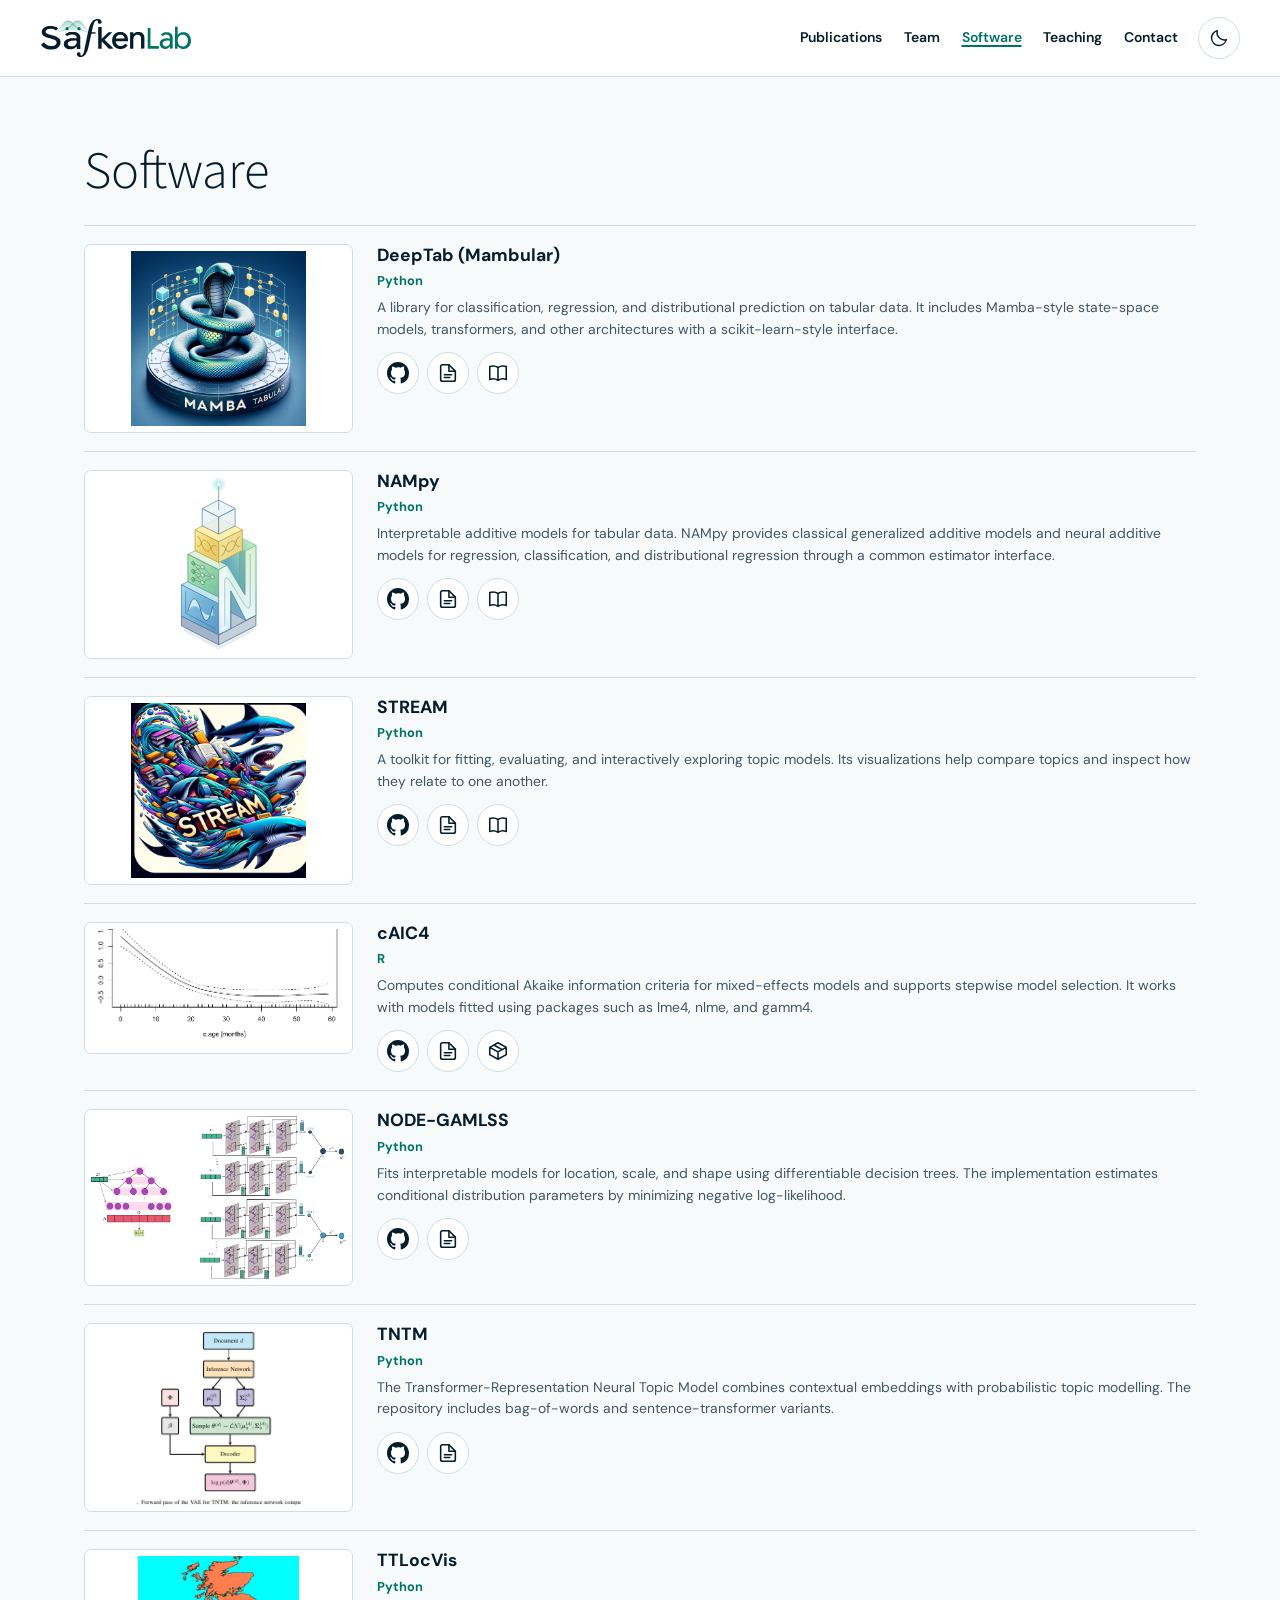
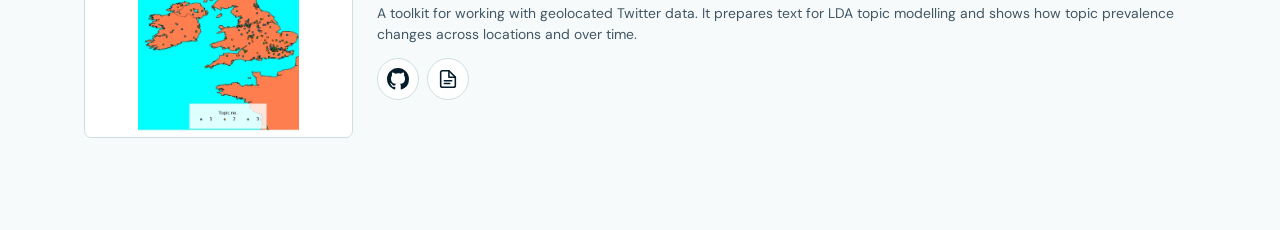
<file: software/index.html>
<!doctype html>
<html lang="en">
<head>
  <meta charset="utf-8">
  <meta name="viewport" content="width=device-width, initial-scale=1">
  <meta name="description" content="Open-source software and research code from the Säfken Lab and its collaborators.">
  <meta name="theme-color" content="#f7fafb">
  <title>Software · Säfken Lab</title>
  <link rel="canonical" href="https://safken-lab.github.io/software/">
  <link rel="icon" type="image/svg+xml" href="../brand/favicon.svg">
  <script src="../theme.js?v=9"></script>
  <link rel="stylesheet" href="../styles.css?v=28">
  <script src="../site.js?v=13" defer></script>
</head>
<body id="top">
  <a class="skip" href="#main">Skip to content</a>
  <header class="site-header">
    <div class="wrap header-inner">
      <a class="brand" href="../"><img class="brand-logo" src="../brand/saefken-logo.svg" width="1714" height="455" alt="Säfken Lab"><img class="brand-logo theme-dark-image" src="../brand/saefken-logo-dark.svg" width="1714" height="455" alt="Säfken Lab"></a>
      <nav id="navigation" aria-label="Main navigation">
        <a href="../publications/">Publications</a><a href="../people/">Team</a><a href="../software/" aria-current="page">Software</a><a href="../teaching/">Teaching</a><a href="../contact/">Contact</a>
      </nav>
      <div class="header-controls">
        <button class="theme-toggle" id="site-theme" type="button" aria-label="Dark mode" aria-pressed="false" title="Switch to dark mode" hidden><svg class="theme-moon" aria-hidden="true" width="20" height="20" viewBox="0 0 24 24" fill="none" stroke="currentColor" stroke-width="1.7" stroke-linejoin="round"><path d="M20.8 14A8.8 8.8 0 0 1 10 3.2 9 9 0 1 0 20.8 14Z"/></svg><svg class="theme-sun" aria-hidden="true" width="20" height="20" viewBox="0 0 24 24" fill="none" stroke="currentColor" stroke-width="1.7" stroke-linecap="round"><circle cx="12" cy="12" r="4"/><path d="M12 2v2m0 16v2M2 12h2m16 0h2M5 5l1.5 1.5m11 11L19 19M19 5l-1.5 1.5m-11 11L5 19"/></svg></button>
        <button class="menu" type="button" aria-expanded="false" aria-controls="navigation" hidden>Menu</button>
      </div>
    </div>
  </header>
  <main id="main">
    <div class="wrap section" id="software">
      <h1 class="publication-title">Software</h1>
      <ul class="papers software-catalog">
        <li class="paper">
          <a class="paper-preview software-preview" href="https://github.com/OpenTabular/DeepTab" aria-label="DeepTab (Mambular) on GitHub"><img src="../brand/software/mambular.jpg" width="1024" height="1024" loading="lazy" alt="Mambular logo"></a>
          <article>
            <h2 class="software-title">DeepTab (Mambular)</h2>
            <p class="paper-venue">Python</p>
            <p class="paper-authors">A library for classification, regression, and distributional prediction on tabular data. It includes Mamba-style state-space models, transformers, and other architectures with a scikit-learn-style interface.</p>
            <div class="software-links">
              <a class="software-github" href="https://github.com/OpenTabular/DeepTab" aria-label="DeepTab (Mambular) on GitHub" title="DeepTab (Mambular) on GitHub"><svg aria-hidden="true" viewBox="0 0 16 16" width="22" height="22" fill="currentColor"><path d="M8 0C3.58 0 0 3.58 0 8c0 3.54 2.29 6.53 5.47 7.59.4.07.55-.17.55-.38 0-.19-.01-.82-.01-1.49-2.01.37-2.53-.49-2.69-.94-.09-.23-.48-.94-.82-1.13-.28-.15-.68-.52-.01-.53.63-.01 1.08.58 1.23.82.72 1.21 1.87.87 2.33.66.07-.52.28-.87.51-1.07-1.78-.2-3.64-.89-3.64-3.95 0-.87.31-1.59.82-2.15-.08-.2-.36-1.02.08-2.12 0 0 .67-.21 2.2.82a7.65 7.65 0 0 1 2-.27c.68 0 1.36.09 2 .27 1.53-1.04 2.2-.82 2.2-.82.44 1.1.16 1.92.08 2.12.51.56.82 1.27.82 2.15 0 3.07-1.87 3.75-3.65 3.95.29.25.54.73.54 1.48 0 1.07-.01 1.93-.01 2.2 0 .21.15.46.55.38A8.01 8.01 0 0 0 16 8c0-4.42-3.58-8-8-8Z"/></svg></a>
              <a class="software-resource" href="https://arxiv.org/abs/2408.06291" aria-label="DeepTab (Mambular): Mambular paper" title="DeepTab (Mambular): Mambular paper"><svg aria-hidden="true" width="22" height="22" viewBox="0 0 24 24" fill="none" stroke="currentColor" stroke-width="1.7" stroke-linecap="round" stroke-linejoin="round"><path d="M13 3H6a2 2 0 0 0-2 2v14a2 2 0 0 0 2 2h12a2 2 0 0 0 2-2V10Z"/><path d="M13 3v7h7M8 14h8m-8 3h6"/></svg></a>
              <a class="software-resource" href="https://deeptab.readthedocs.io/en/latest/" aria-label="DeepTab (Mambular): Documentation" title="DeepTab (Mambular): Documentation"><svg aria-hidden="true" width="22" height="22" viewBox="0 0 24 24" fill="none" stroke="currentColor" stroke-width="1.7" stroke-linecap="round" stroke-linejoin="round"><path d="M12 6C9 4 6 4 3 5v14c3-1 6-1 9 1 3-2 6-2 9-1V5c-3-1-6-1-9 1Zm0 0v14"/></svg></a>
            </div>
          </article>
        </li>
        <li class="paper">
          <a class="paper-preview software-preview" href="https://github.com/OpenTabular/NAMpy" aria-label="NAMpy on GitHub"><img src="../brand/software/nampy.svg" width="215" height="487" loading="lazy" alt="NAMpy logo"></a>
          <article>
            <h2 class="software-title">NAMpy</h2>
            <p class="paper-venue">Python</p>
            <p class="paper-authors">Interpretable additive models for tabular data. NAMpy provides classical generalized additive models and neural additive models for regression, classification, and distributional regression through a common estimator interface.</p>
            <div class="software-links">
              <a class="software-github" href="https://github.com/OpenTabular/NAMpy" aria-label="NAMpy on GitHub" title="NAMpy on GitHub"><svg aria-hidden="true" viewBox="0 0 16 16" width="22" height="22" fill="currentColor"><path d="M8 0C3.58 0 0 3.58 0 8c0 3.54 2.29 6.53 5.47 7.59.4.07.55-.17.55-.38 0-.19-.01-.82-.01-1.49-2.01.37-2.53-.49-2.69-.94-.09-.23-.48-.94-.82-1.13-.28-.15-.68-.52-.01-.53.63-.01 1.08.58 1.23.82.72 1.21 1.87.87 2.33.66.07-.52.28-.87.51-1.07-1.78-.2-3.64-.89-3.64-3.95 0-.87.31-1.59.82-2.15-.08-.2-.36-1.02.08-2.12 0 0 .67-.21 2.2.82a7.65 7.65 0 0 1 2-.27c.68 0 1.36.09 2 .27 1.53-1.04 2.2-.82 2.2-.82.44 1.1.16 1.92.08 2.12.51.56.82 1.27.82 2.15 0 3.07-1.87 3.75-3.65 3.95.29.25.54.73.54 1.48 0 1.07-.01 1.93-.01 2.2 0 .21.15.46.55.38A8.01 8.01 0 0 0 16 8c0-4.42-3.58-8-8-8Z"/></svg></a>
              <a class="software-resource" href="https://proceedings.mlr.press/v300/thielmann26a.html" aria-label="NAMpy: NAMformer paper" title="NAMpy: NAMformer paper"><svg aria-hidden="true" width="22" height="22" viewBox="0 0 24 24" fill="none" stroke="currentColor" stroke-width="1.7" stroke-linecap="round" stroke-linejoin="round"><path d="M13 3H6a2 2 0 0 0-2 2v14a2 2 0 0 0 2 2h12a2 2 0 0 0 2-2V10Z"/><path d="M13 3v7h7M8 14h8m-8 3h6"/></svg></a>
              <a class="software-resource" href="https://nampy.readthedocs.io/en/latest/" aria-label="NAMpy: Documentation" title="NAMpy: Documentation"><svg aria-hidden="true" width="22" height="22" viewBox="0 0 24 24" fill="none" stroke="currentColor" stroke-width="1.7" stroke-linecap="round" stroke-linejoin="round"><path d="M12 6C9 4 6 4 3 5v14c3-1 6-1 9 1 3-2 6-2 9-1V5c-3-1-6-1-9 1Zm0 0v14"/></svg></a>
            </div>
          </article>
        </li>
        <li class="paper">
          <a class="paper-preview software-preview" href="https://github.com/AnFreTh/STREAM" aria-label="STREAM on GitHub"><img src="../brand/software/stream.jpg" width="1024" height="1024" loading="lazy" alt="STREAM logo"></a>
          <article>
            <h2 class="software-title">STREAM</h2>
            <p class="paper-venue">Python</p>
            <p class="paper-authors">A toolkit for fitting, evaluating, and interactively exploring topic models. Its visualizations help compare topics and inspect how they relate to one another.</p>
            <div class="software-links">
              <a class="software-github" href="https://github.com/AnFreTh/STREAM" aria-label="STREAM on GitHub" title="STREAM on GitHub"><svg aria-hidden="true" viewBox="0 0 16 16" width="22" height="22" fill="currentColor"><path d="M8 0C3.58 0 0 3.58 0 8c0 3.54 2.29 6.53 5.47 7.59.4.07.55-.17.55-.38 0-.19-.01-.82-.01-1.49-2.01.37-2.53-.49-2.69-.94-.09-.23-.48-.94-.82-1.13-.28-.15-.68-.52-.01-.53.63-.01 1.08.58 1.23.82.72 1.21 1.87.87 2.33.66.07-.52.28-.87.51-1.07-1.78-.2-3.64-.89-3.64-3.95 0-.87.31-1.59.82-2.15-.08-.2-.36-1.02.08-2.12 0 0 .67-.21 2.2.82a7.65 7.65 0 0 1 2-.27c.68 0 1.36.09 2 .27 1.53-1.04 2.2-.82 2.2-.82.44 1.1.16 1.92.08 2.12.51.56.82 1.27.82 2.15 0 3.07-1.87 3.75-3.65 3.95.29.25.54.73.54 1.48 0 1.07-.01 1.93-.01 2.2 0 .21.15.46.55.38A8.01 8.01 0 0 0 16 8c0-4.42-3.58-8-8-8Z"/></svg></a>
              <a class="software-resource" href="https://aclanthology.org/2024.acl-short.41/" aria-label="STREAM: Paper" title="STREAM: Paper"><svg aria-hidden="true" width="22" height="22" viewBox="0 0 24 24" fill="none" stroke="currentColor" stroke-width="1.7" stroke-linecap="round" stroke-linejoin="round"><path d="M13 3H6a2 2 0 0 0-2 2v14a2 2 0 0 0 2 2h12a2 2 0 0 0 2-2V10Z"/><path d="M13 3v7h7M8 14h8m-8 3h6"/></svg></a>
              <a class="software-resource" href="https://stream-topic.readthedocs.io/en/latest/index.html" aria-label="STREAM: Documentation" title="STREAM: Documentation"><svg aria-hidden="true" width="22" height="22" viewBox="0 0 24 24" fill="none" stroke="currentColor" stroke-width="1.7" stroke-linecap="round" stroke-linejoin="round"><path d="M12 6C9 4 6 4 3 5v14c3-1 6-1 9 1 3-2 6-2 9-1V5c-3-1-6-1-9 1Zm0 0v14"/></svg></a>
            </div>
          </article>
        </li>
        <li class="paper">
          <a class="paper-preview software-preview" href="https://github.com/cran/cAIC4" aria-label="cAIC4 on GitHub"><img src="../papers/figure-16.webp" width="539" height="251" loading="lazy" alt="Fitted smoothing spline with uncertainty bands from the cAIC4 paper"></a>
          <article>
            <h2 class="software-title">cAIC4</h2>
            <p class="paper-venue">R</p>
            <p class="paper-authors">Computes conditional Akaike information criteria for mixed-effects models and supports stepwise model selection. It works with models fitted using packages such as lme4, nlme, and gamm4.</p>
            <div class="software-links">
              <a class="software-github" href="https://github.com/cran/cAIC4" aria-label="cAIC4 on GitHub" title="cAIC4 on GitHub"><svg aria-hidden="true" viewBox="0 0 16 16" width="22" height="22" fill="currentColor"><path d="M8 0C3.58 0 0 3.58 0 8c0 3.54 2.29 6.53 5.47 7.59.4.07.55-.17.55-.38 0-.19-.01-.82-.01-1.49-2.01.37-2.53-.49-2.69-.94-.09-.23-.48-.94-.82-1.13-.28-.15-.68-.52-.01-.53.63-.01 1.08.58 1.23.82.72 1.21 1.87.87 2.33.66.07-.52.28-.87.51-1.07-1.78-.2-3.64-.89-3.64-3.95 0-.87.31-1.59.82-2.15-.08-.2-.36-1.02.08-2.12 0 0 .67-.21 2.2.82a7.65 7.65 0 0 1 2-.27c.68 0 1.36.09 2 .27 1.53-1.04 2.2-.82 2.2-.82.44 1.1.16 1.92.08 2.12.51.56.82 1.27.82 2.15 0 3.07-1.87 3.75-3.65 3.95.29.25.54.73.54 1.48 0 1.07-.01 1.93-.01 2.2 0 .21.15.46.55.38A8.01 8.01 0 0 0 16 8c0-4.42-3.58-8-8-8Z"/></svg></a>
              <a class="software-resource" href="https://www.jstatsoft.org/article/view/v099i08" aria-label="cAIC4: Paper" title="cAIC4: Paper"><svg aria-hidden="true" width="22" height="22" viewBox="0 0 24 24" fill="none" stroke="currentColor" stroke-width="1.7" stroke-linecap="round" stroke-linejoin="round"><path d="M13 3H6a2 2 0 0 0-2 2v14a2 2 0 0 0 2 2h12a2 2 0 0 0 2-2V10Z"/><path d="M13 3v7h7M8 14h8m-8 3h6"/></svg></a>
              <a class="software-resource" href="https://cran.r-project.org/web/packages/cAIC4/" aria-label="cAIC4: CRAN" title="cAIC4: CRAN"><svg aria-hidden="true" width="22" height="22" viewBox="0 0 24 24" fill="none" stroke="currentColor" stroke-width="1.7" stroke-linecap="round" stroke-linejoin="round"><path d="m12 3 9 5v8l-9 5-9-5V8l9-5Zm-9 5 9 5 9-5m-9 5v8M7.5 5.5l9 5"/></svg></a>
            </div>
          </article>
        </li>
        <li class="paper">
          <a class="paper-preview software-preview" href="https://github.com/AnFreTh/NodeGAMLSS" aria-label="NODE-GAMLSS on GitHub"><img src="../papers/node-gamlss-architecture.webp" width="834" height="533" loading="lazy" alt="NODE-GAMLSS architecture showing an oblivious decision tree and stacked tree ensembles for distributional parameters"></a>
          <article>
            <h2 class="software-title">NODE-GAMLSS</h2>
            <p class="paper-venue">Python</p>
            <p class="paper-authors">Fits interpretable models for location, scale, and shape using differentiable decision trees. The implementation estimates conditional distribution parameters by minimizing negative log-likelihood.</p>
            <div class="software-links">
              <a class="software-github" href="https://github.com/AnFreTh/NodeGAMLSS" aria-label="NODE-GAMLSS on GitHub" title="NODE-GAMLSS on GitHub"><svg aria-hidden="true" viewBox="0 0 16 16" width="22" height="22" fill="currentColor"><path d="M8 0C3.58 0 0 3.58 0 8c0 3.54 2.29 6.53 5.47 7.59.4.07.55-.17.55-.38 0-.19-.01-.82-.01-1.49-2.01.37-2.53-.49-2.69-.94-.09-.23-.48-.94-.82-1.13-.28-.15-.68-.52-.01-.53.63-.01 1.08.58 1.23.82.72 1.21 1.87.87 2.33.66.07-.52.28-.87.51-1.07-1.78-.2-3.64-.89-3.64-3.95 0-.87.31-1.59.82-2.15-.08-.2-.36-1.02.08-2.12 0 0 .67-.21 2.2.82a7.65 7.65 0 0 1 2-.27c.68 0 1.36.09 2 .27 1.53-1.04 2.2-.82 2.2-.82.44 1.1.16 1.92.08 2.12.51.56.82 1.27.82 2.15 0 3.07-1.87 3.75-3.65 3.95.29.25.54.73.54 1.48 0 1.07-.01 1.93-.01 2.2 0 .21.15.46.55.38A8.01 8.01 0 0 0 16 8c0-4.42-3.58-8-8-8Z"/></svg></a>
              <a class="software-resource" href="https://openreview.net/forum?id=sWvTLlRkzy" aria-label="NODE-GAMLSS: Paper" title="NODE-GAMLSS: Paper"><svg aria-hidden="true" width="22" height="22" viewBox="0 0 24 24" fill="none" stroke="currentColor" stroke-width="1.7" stroke-linecap="round" stroke-linejoin="round"><path d="M13 3H6a2 2 0 0 0-2 2v14a2 2 0 0 0 2 2h12a2 2 0 0 0 2-2V10Z"/><path d="M13 3v7h7M8 14h8m-8 3h6"/></svg></a>

            </div>
          </article>
        </li>
        <li class="paper">
          <a class="paper-preview software-preview" href="https://github.com/ArikReuter/TNTM" aria-label="TNTM on GitHub"><img src="../papers/figure-12.webp" width="354" height="376" loading="lazy" alt="Variational autoencoder architecture for transformer-based topic modelling"></a>
          <article>
            <h2 class="software-title">TNTM</h2>
            <p class="paper-venue">Python</p>
            <p class="paper-authors">The Transformer-Representation Neural Topic Model combines contextual embeddings with probabilistic topic modelling. The repository includes bag-of-words and sentence-transformer variants.</p>
            <div class="software-links">
              <a class="software-github" href="https://github.com/ArikReuter/TNTM" aria-label="TNTM on GitHub" title="TNTM on GitHub"><svg aria-hidden="true" viewBox="0 0 16 16" width="22" height="22" fill="currentColor"><path d="M8 0C3.58 0 0 3.58 0 8c0 3.54 2.29 6.53 5.47 7.59.4.07.55-.17.55-.38 0-.19-.01-.82-.01-1.49-2.01.37-2.53-.49-2.69-.94-.09-.23-.48-.94-.82-1.13-.28-.15-.68-.52-.01-.53.63-.01 1.08.58 1.23.82.72 1.21 1.87.87 2.33.66.07-.52.28-.87.51-1.07-1.78-.2-3.64-.89-3.64-3.95 0-.87.31-1.59.82-2.15-.08-.2-.36-1.02.08-2.12 0 0 .67-.21 2.2.82a7.65 7.65 0 0 1 2-.27c.68 0 1.36.09 2 .27 1.53-1.04 2.2-.82 2.2-.82.44 1.1.16 1.92.08 2.12.51.56.82 1.27.82 2.15 0 3.07-1.87 3.75-3.65 3.95.29.25.54.73.54 1.48 0 1.07-.01 1.93-.01 2.2 0 .21.15.46.55.38A8.01 8.01 0 0 0 16 8c0-4.42-3.58-8-8-8Z"/></svg></a>
              <a class="software-resource" href="https://doi.org/10.1109/TNNLS.2025.3538262" aria-label="TNTM: Paper" title="TNTM: Paper"><svg aria-hidden="true" width="22" height="22" viewBox="0 0 24 24" fill="none" stroke="currentColor" stroke-width="1.7" stroke-linecap="round" stroke-linejoin="round"><path d="M13 3H6a2 2 0 0 0-2 2v14a2 2 0 0 0 2 2h12a2 2 0 0 0 2-2V10Z"/><path d="M13 3v7h7M8 14h8m-8 3h6"/></svg></a>
            </div>
          </article>
        </li>
        <li class="paper">
          <a class="paper-preview software-preview" href="https://github.com/xillig/TTLocVis" aria-label="TTLocVis on GitHub"><img src="../papers/figure-17.webp" width="394" height="430" loading="lazy" alt="Map of geographic topic assignments from the TTLocVis paper"></a>
          <article>
            <h2 class="software-title">TTLocVis</h2>
            <p class="paper-venue">Python</p>
            <p class="paper-authors">A toolkit for working with geolocated Twitter data. It prepares text for LDA topic modelling and shows how topic prevalence changes across locations and over time.</p>
            <div class="software-links">
              <a class="software-github" href="https://github.com/xillig/TTLocVis" aria-label="TTLocVis on GitHub" title="TTLocVis on GitHub"><svg aria-hidden="true" viewBox="0 0 16 16" width="22" height="22" fill="currentColor"><path d="M8 0C3.58 0 0 3.58 0 8c0 3.54 2.29 6.53 5.47 7.59.4.07.55-.17.55-.38 0-.19-.01-.82-.01-1.49-2.01.37-2.53-.49-2.69-.94-.09-.23-.48-.94-.82-1.13-.28-.15-.68-.52-.01-.53.63-.01 1.08.58 1.23.82.72 1.21 1.87.87 2.33.66.07-.52.28-.87.51-1.07-1.78-.2-3.64-.89-3.64-3.95 0-.87.31-1.59.82-2.15-.08-.2-.36-1.02.08-2.12 0 0 .67-.21 2.2.82a7.65 7.65 0 0 1 2-.27c.68 0 1.36.09 2 .27 1.53-1.04 2.2-.82 2.2-.82.44 1.1.16 1.92.08 2.12.51.56.82 1.27.82 2.15 0 3.07-1.87 3.75-3.65 3.95.29.25.54.73.54 1.48 0 1.07-.01 1.93-.01 2.2 0 .21.15.46.55.38A8.01 8.01 0 0 0 16 8c0-4.42-3.58-8-8-8Z"/></svg></a>
              <a class="software-resource" href="https://joss.theoj.org/papers/10.21105/joss.02507" aria-label="TTLocVis: Paper" title="TTLocVis: Paper"><svg aria-hidden="true" width="22" height="22" viewBox="0 0 24 24" fill="none" stroke="currentColor" stroke-width="1.7" stroke-linecap="round" stroke-linejoin="round"><path d="M13 3H6a2 2 0 0 0-2 2v14a2 2 0 0 0 2 2h12a2 2 0 0 0 2-2V10Z"/><path d="M13 3v7h7M8 14h8m-8 3h6"/></svg></a>
            </div>
          </article>
        </li>
      </ul>
    </div>
  </main>
</body>
</html>
</file>
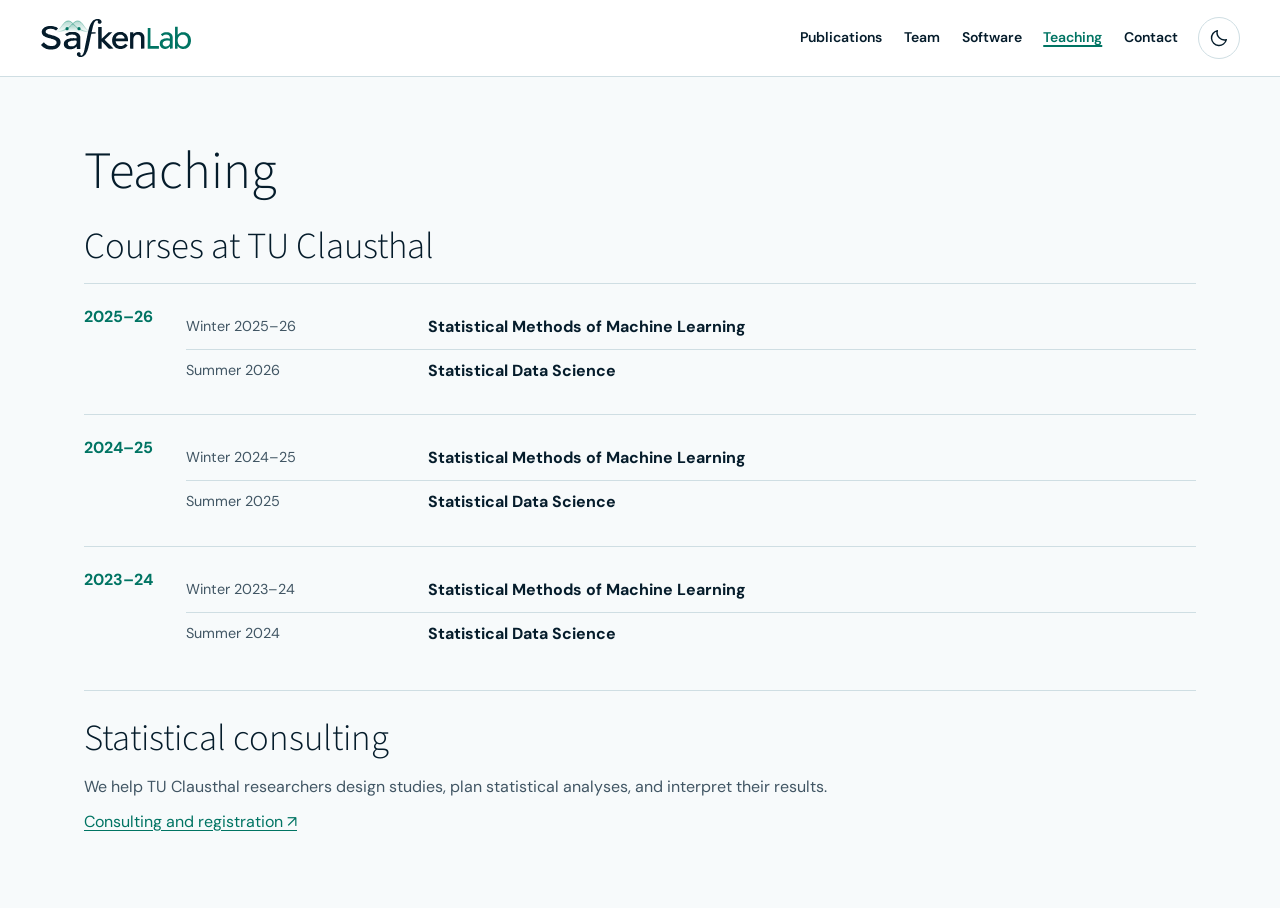
<file: teaching/index.html>
<!doctype html>
<html lang="en">
<head>
  <meta charset="utf-8">
  <meta name="viewport" content="width=device-width, initial-scale=1">
  <meta name="description" content="Semester-by-semester courses and statistical consulting at TU Clausthal.">
  <meta name="theme-color" content="#f7fafb">
  <title>Teaching · Säfken Lab</title>
  <link rel="canonical" href="https://safken-lab.github.io/teaching/">
  <link rel="icon" type="image/svg+xml" href="../brand/favicon.svg">
  <script src="../theme.js?v=9"></script>
  <link rel="stylesheet" href="../styles.css?v=28">
  <script src="../site.js?v=13" defer></script>
</head>
<body id="top">
  <a class="skip" href="#main">Skip to content</a>
  <header class="site-header">
    <div class="wrap header-inner">
      <a class="brand" href="../"><img class="brand-logo" src="../brand/saefken-logo.svg" width="1714" height="455" alt="Säfken Lab"><img class="brand-logo theme-dark-image" src="../brand/saefken-logo-dark.svg" width="1714" height="455" alt="Säfken Lab"></a>
      <nav id="navigation" aria-label="Main navigation">
        <a href="../publications/">Publications</a><a href="../people/">Team</a><a href="../software/">Software</a><a href="../teaching/" aria-current="page">Teaching</a><a href="../contact/">Contact</a>
      </nav>
      <div class="header-controls">
        <button class="theme-toggle" id="site-theme" type="button" aria-label="Dark mode" aria-pressed="false" title="Switch to dark mode" hidden><svg class="theme-moon" aria-hidden="true" width="20" height="20" viewBox="0 0 24 24" fill="none" stroke="currentColor" stroke-width="1.7" stroke-linejoin="round"><path d="M20.8 14A8.8 8.8 0 0 1 10 3.2 9 9 0 1 0 20.8 14Z"/></svg><svg class="theme-sun" aria-hidden="true" width="20" height="20" viewBox="0 0 24 24" fill="none" stroke="currentColor" stroke-width="1.7" stroke-linecap="round"><circle cx="12" cy="12" r="4"/><path d="M12 2v2m0 16v2M2 12h2m16 0h2M5 5l1.5 1.5m11 11L19 19M19 5l-1.5 1.5m-11 11L5 19"/></svg></button>
        <button class="menu" type="button" aria-expanded="false" aria-controls="navigation" hidden>Menu</button>
      </div>
    </div>
  </header>
  <main id="main">
    <div class="wrap section" id="teaching">
      <h1 class="publication-title">Teaching</h1>
      <section class="teaching-section" aria-labelledby="courses">
        <h2 id="courses">Courses at TU Clausthal</h2>
        <section class="paper-year teaching-year" aria-labelledby="courses-2025">
          <h3 id="courses-2025">2025–26</h3>
          <ul class="papers course-list">
            <li><span>Winter 2025–26</span><strong>Statistical Methods of Machine Learning</strong></li>
            <li><span>Summer 2026</span><strong>Statistical Data Science</strong></li>
          </ul>
        </section>
        <section class="paper-year teaching-year" aria-labelledby="courses-2024">
          <h3 id="courses-2024">2024–25</h3>
          <ul class="papers course-list">
            <li><span>Winter 2024–25</span><strong>Statistical Methods of Machine Learning</strong></li>
            <li><span>Summer 2025</span><strong>Statistical Data Science</strong></li>
          </ul>
        </section>
        <section class="paper-year teaching-year" aria-labelledby="courses-2023">
          <h3 id="courses-2023">2023–24</h3>
          <ul class="papers course-list">
            <li><span>Winter 2023–24</span><strong>Statistical Methods of Machine Learning</strong></li>
            <li><span>Summer 2024</span><strong>Statistical Data Science</strong></li>
          </ul>
        </section>
      </section>
      <section class="teaching-section teaching-consulting" aria-labelledby="consulting">
        <h2 id="consulting">Statistical consulting</h2>
        <p>We help TU Clausthal researchers design studies, plan statistical analyses, and interpret their results.</p>
        <a href="https://www.mathematik.tu-clausthal.de/en/about-us/working-groups/data-science-and-applied-statistics/statistical-consulting">Consulting and registration ↗</a>
      </section>
    </div>
  </main>
</body>
</html>
</file>
<file: styles.css>
@import url('https://fonts.googleapis.com/css2?family=DM+Sans:wght@400;500;600;700&family=Source+Sans+3:wght@300&display=swap');

:root {
  color-scheme: light;
  --navy: #051c2b;
  --teal: #007463;
  --teal-light: #349d87;
  --paper: #f7fafb;
  --subtle: #415664;
  --rule: #cfdee3;
  --accent: #d6efe9;
  --on-navy: #c1e9e0;
  --surface: #fff;
  --on-solid: #fff;
  --solid: #051c2b;
  --button: #007463;
  --button-hover: #005d50;
  --on-button: #fff;
  --band: #edf4f7;
  --welcome: #e8f5f2;
  --control-border: #829ea8;
  --body: 'DM Sans', system-ui, sans-serif;
}

* { box-sizing: border-box; }
html { scroll-padding-top: 92px; }
body { margin: 0; background: var(--paper); color: var(--navy); font-family: var(--body); line-height: 1.55; }
[hidden] { display: none !important; }
h1, h2, h3, p, figure { margin: 0; }
a { color: var(--teal); text-underline-offset: .21em; }
a:hover { text-decoration-thickness: 2px; }
a:focus-visible, button:focus-visible, input:focus-visible, select:focus-visible { outline: 3px solid var(--teal-light); outline-offset: 4px; }
button, input, select { font: inherit; }
button { cursor: pointer; }
.wrap { width: min(1160px, calc(100% - 88px)); margin-inline: auto; }
.skip { position: fixed; z-index: 8; top: 8px; left: 8px; padding: 10px 14px; background: var(--surface); transform: translateY(-150%); }
.skip:focus { transform: none; }

.site-header { position: sticky; top: 0; z-index: 5; border-bottom: 1px solid var(--rule); background: var(--surface); }
.header-inner { min-height: 76px; display: flex; align-items: center; gap: 20px; }
.brand { display: inline-flex; align-items: center; gap: 11px; color: var(--navy); text-decoration: none; font-weight: 700; line-height: 1.12; white-space: nowrap; }
.header-inner > .brand { margin-inline-end: auto; }
.brand-logo { display: block; width: 152px; height: auto; }
nav { display: flex; gap: clamp(12px, 1.7vw, 26px); align-items: center; }
nav a { color: var(--navy); font-size: .875rem; text-decoration: none; font-weight: 600; }
nav a:hover { text-decoration: underline; }
.menu { background: transparent; border: 1px solid var(--rule); border-radius: 4px; color: var(--navy); padding: 7px 14px; }

.eyebrow { text-transform: uppercase; font-weight: 700; font-size: .74rem; letter-spacing: .105em; }
h1, h2 { font-family: "Source Sans 3", Arial, sans-serif; font-weight: 300; }
.button { display: inline-flex; justify-content: space-between; align-items: center; gap: 18px; width: fit-content; color: var(--on-button); background: var(--button); border: 1px solid var(--button); padding: 11px 15px; border-radius: 4px; text-decoration: none; font-weight: 700; font-size: .88rem; }
.button:hover { background: var(--button-hover); }
.text-link { font-size: .88rem; font-weight: 700; }

.section { padding-block: 66px 74px; }
.section-head { display: flex; justify-content: space-between; align-items: baseline; gap: 26px; margin-bottom: 28px; }
.section-head p { max-width: 34rem; color: var(--subtle); }
h2 { font-size: clamp(2.85rem, 5vw, 4.45rem); line-height: 1; }
h3 { line-height: 1.22; font-size: 1.16rem; }
.band { background: var(--band); border-block: 1px solid var(--rule); }

.people-notes { display: grid; gap: 14px; margin-top: 15px; }
.people-notes { grid-template-columns: 2fr 1fr; }
.people-notes p { color: var(--subtle); font-size: .94rem; margin-top: 9px; }
.people-notes > * { border-top: 1px solid var(--rule); padding-top: 14px; }

@media (max-width: 970px) {
  .wrap { width: calc(100% - 56px); }
}
@media (max-width: 790px) {
  .header-inner { flex-wrap: wrap; gap: 0; min-height: 67px; padding-block: 11px; }
  nav { width: 100%; flex-wrap: wrap; padding-block: 13px 4px; }
  .section { padding-block: 46px 52px; }
  .section-head { align-items: start; flex-direction: column; gap: 12px; }
}
@media (max-width: 520px) {
  .wrap { width: calc(100% - 32px); }
}

main { min-height: 60vh; }
nav a[aria-current="page"] { color: var(--teal); text-decoration: underline; text-decoration-thickness: 2px; }
.page-title, .team-page h1 { font-size: clamp(3.5rem, 7vw, 5.7rem); margin: 0; }
.team-page { max-width: 1000px; padding-block: 66px 72px; text-align: center; }
.team-group { padding-top: 49px; }
.team-group + .team-group { border-top: 1px solid var(--rule); margin-top: 39px; }
.team-group h2 { font-size: clamp(2rem, 4vw, 3rem); margin-bottom: 25px; }
.members { display: flex; flex-wrap: wrap; justify-content: center; gap: 27px 22px; }
.member { flex: 0 1 206px; }
.member-avatar { width: clamp(112px, 18vw, 160px); aspect-ratio: 1; border-radius: 50%; overflow: hidden; background: var(--accent); color: var(--teal); display: grid; place-items: center; position: relative; margin: 0 auto 13px; font: 600 3.2rem var(--body); }
.member-avatar img { position: absolute; inset: 0; width: 100%; height: 100%; object-fit: cover; object-position: center 35%; }
.member h3 { font-size: 1.16rem; }
.member h3 a { color: inherit; }
.member p { color: var(--subtle); font-size: .88rem; margin-top: 4px; }
.member-links { display: flex; justify-content: center; gap: 8px; margin-top: 10px; }
.member-links a { display: grid; place-items: center; width: 34px; height: 34px; border: 1px solid var(--rule); border-radius: 50%; color: var(--teal); }
.member-links a:hover { background: var(--accent); border-color: var(--teal); }
@media (max-width: 520px) {
  .team-page { padding-block: 46px; }
  .team-group { padding-top: 35px; }
  .team-group + .team-group { margin-top: 29px; }
  .member { flex-basis: calc(50% - 11px); }
  .members > .member:only-child { flex-basis: 240px; }
}

.home-page { display: flex; flex-direction: column; min-height: 100vh; background: var(--welcome); }
.home-page .site-header { background: var(--welcome); }
.home-main { flex: 1; min-height: 0; }
.welcome { display: grid; grid-template-columns: minmax(0, 1.5fr) minmax(0, 1fr); align-items: center; gap: clamp(24px, 3vw, 48px); padding-block: clamp(47px, 6vw, 88px); }
.welcome h1 { font-size: clamp(2rem, 4.15vw, 3.9rem); line-height: 1.1; margin-bottom: 23px; }
.welcome h1 span { color: var(--teal); }
.welcome p { max-width: 45rem; color: var(--subtle); font-size: clamp(1rem, 1.5vw, 1.13rem); }
.welcome p + p { margin-top: 14px; }

@media (max-width: 680px) {
  .welcome { grid-template-columns: 1fr; gap: 32px; }
  .welcome h1 { font-size: clamp(1.65rem, 6.4vw, 2.8rem); }
}


:root[data-theme="dark"] {
  color-scheme: dark;
  --navy: #eef8f7;
  --teal: #77ded0;
  --teal-light: #63d8c4;
  --paper: #061a1d;
  --subtle: #b6d0d0;
  --rule: #25484c;
  --accent: #123c3c;
  --on-navy: #b5ede4;
  --surface: #0d272a;
  --on-solid: #eef8f7;
  --solid: #0b3034;
  --button: #72d9ca;
  --button-hover: #a3e9df;
  --on-button: #041416;
  --band: #091f22;
  --welcome: #031315;
  --control-border: #527e80;
}

.header-controls { display: flex; align-items: center; gap: 8px; }
.theme-dark-image { display: none; }
:root[data-theme="dark"] .theme-dark-image { display: block; }
:root[data-theme="dark"] .brand-logo:not(.theme-dark-image),
:root[data-theme="dark"] .theme-light-image { display: none; }
.hero-art img { width: 100%; height: auto; }
.hero-art .theme-light-image { display: block; }
:root[data-theme="dark"] .hero-art .theme-light-image { display: none; }
.news { padding-block: 22px 26px; border-top: 1px solid var(--rule); }
.news h2 { font-size: clamp(1.75rem, 3vw, 2.25rem); margin-bottom: 14px; }
.news-scroll { max-height: clamp(24rem, 65vh, 32rem); overflow-y: auto; scrollbar-color: var(--control-border) transparent; padding-inline: 8px 12px; margin-inline-start: -8px; }
.news-scroll:focus-visible { outline: 2px solid var(--teal); outline-offset: 2px; }
.news-list { list-style: none; margin: 0; padding: 0; }
.news-list li { display: grid; grid-template-columns: 7.5rem minmax(0, 1fr); gap: 12px; padding-block: 9px; }
.news-list time { color: var(--teal); font-size: .88rem; font-weight: 700; }
.news-list p { color: var(--subtle); }
.news-list strong { color: var(--navy); }
@media (max-width: 520px) {
  .news-list li { grid-template-columns: 1fr; gap: 2px; }
}

@media (max-width: 880px) {
  .header-inner { gap: 10px; }
  .header-inner nav { gap: 12px; }
  .brand-logo { width: 135px; }
}
@media (max-width: 790px) {
  .header-inner nav { order: 1; flex-basis: 100%; justify-content: flex-end; }
}
@media (max-width: 410px) {
  .brand-logo { width: 116px; }
  .menu { padding-inline: 9px; }
}

.theme-toggle, .software-links a {
  display: grid;
  place-items: center;
  width: 42px;
  height: 42px;
  border: 1px solid var(--rule);
  border-radius: 50%;
  background: var(--surface);
  color: var(--navy);
}
.theme-toggle:hover, .software-links a:hover { background: var(--accent); color: var(--teal); }
.theme-toggle .theme-sun, .theme-toggle[aria-pressed="true"] .theme-moon { display: none; }
.theme-toggle[aria-pressed="true"] .theme-sun { display: block; }


@media (prefers-reduced-motion: no-preference) {
  ::view-transition-group(root) {
    animation-duration: 650ms;
    animation-timing-function: ease-in-out;
  }
  ::view-transition-old(root), ::view-transition-new(root) {
    animation-duration: 650ms;
    animation-timing-function: ease-in-out;
    pointer-events: none;
  }
  .theme-color-transition :is(body, header, section, article, a, p, button, input, select, summary, .member-avatar) {
    transition: background-color 650ms ease-in-out, color 650ms ease-in-out, border-color 650ms ease-in-out;
  }
}

.wrap { width: min(1520px, calc(100% - 80px)); }
main .wrap, .home-profiles { padding-inline: clamp(10px, 5vw - 20px, 88px); }
.team-page { max-width: none; }
.publication-title { font-size: clamp(2.35rem, 4.1vw, 3.35rem); line-height: 1.1; margin-bottom: 24px; }
.paper-year { display: grid; grid-template-columns: 78px minmax(0, 1fr); gap: 24px; padding-block: 22px; border-top: 1px solid var(--rule); }
.paper-year h2 { color: var(--teal); font: 700 1.1rem/1.4 var(--body); }
.papers { display: grid; grid-template-columns: minmax(0, 1fr); gap: 0; margin: 0; padding: 0; list-style: none; }
.paper { display: grid; grid-template-columns: clamp(180px, 21vw, 300px) minmax(0, 1fr); gap: 24px; align-items: start; padding: 18px 0; }
.paper + .paper { border-top: 1px solid var(--rule); }
.paper article { min-width: 0; }
.paper h3 { font-size: 1.04rem; line-height: 1.35; overflow-wrap: anywhere; }
.paper h3 a { color: var(--navy); text-decoration-thickness: 1px; }
.paper h3 a:hover { color: var(--teal); }
.paper-preview { display: grid; place-items: center; min-height: 78px; background: var(--band); border: 1px solid var(--rule); border-radius: 7px; overflow: hidden; }
.paper-preview:has(img) { background: #fff; padding: 6px; }
.paper-preview img { display: block; width: 100%; height: auto; max-height: 175px; object-fit: contain; }
.paper-badge { padding: 6px; color: var(--teal); text-align: center; font-size: .75rem; font-weight: 700; }
.paper-authors { margin-top: 6px; color: var(--subtle); font-size: .87rem; }
.paper-venue { margin-top: 4px; color: var(--teal); font-size: .8rem; font-weight: 700; }
.paper-abstract { margin-top: 8px; }
.paper-abstract summary { width: fit-content; color: var(--teal); cursor: pointer; font-size: .84rem; font-weight: 700; }
.paper-abstract summary:focus-visible { outline: 2px solid var(--teal); outline-offset: 3px; }
.paper-abstract p { margin-top: 8px; color: var(--subtle); font-size: .9rem; }
@media (max-width: 970px) { .wrap { width: calc(100% - 56px); } }
@media (max-width: 600px) {
  .wrap { width: calc(100% - 32px); }
  .paper-year { grid-template-columns: minmax(0, 1fr); gap: 15px; }
  .paper { grid-template-columns: minmax(0, 1fr); gap: 12px; }
  .paper-preview { width: min(100%, 280px); }
}

.software-catalog { border-top: 1px solid var(--rule); }
.software-preview:hover { border-color: var(--teal); }
.software-title { font: 700 1.1rem/1.35 var(--body); letter-spacing: normal; }
.software-links { display: flex; align-items: center; flex-wrap: wrap; gap: 8px; margin-top: 12px; }
.software-links a { flex: 0 0 42px; }
.contact-location { display: grid; grid-template-columns: minmax(255px, .65fr) minmax(0, 1.35fr); gap: clamp(20px, 4vw, 60px); padding-top: 22px; border-top: 1px solid var(--rule); }
.contact-location address { font-style: normal; overflow-wrap: anywhere; }
.contact-details { margin-block: 14px; }
.contact-map { width: 100%; height: clamp(320px, 48vw, 500px); border: 1px solid var(--rule); border-radius: 7px; background: var(--band); }
@media (max-width: 700px) { .contact-location { grid-template-columns: minmax(0, 1fr); } }
@media (max-width: 520px) { .people-notes { grid-template-columns: minmax(0, 1fr); } }

.teaching-section h2 { font-size: clamp(1.7rem, 3vw, 2.3rem); line-height: 1.2; margin-bottom: 14px; }
.teaching-year h3 { color: var(--teal); font: 700 1rem/1.4 var(--body); }
.course-list li { display: grid; grid-template-columns: minmax(135px, .3fr) 1fr; gap: 12px; padding: 9px 0; }
.course-list li + li { border-top: 1px solid var(--rule); }
.course-list span { color: var(--subtle); font-size: .9rem; }
.teaching-consulting { border-top: 1px solid var(--rule); padding-top: 26px; margin-top: 12px; }
.teaching-consulting p { margin-bottom: 10px; color: var(--subtle); }
.home-profiles { border-top: 1px solid var(--rule); padding-block: 18px 24px; }
.home-profiles .member-links { margin-top: 0; }
.home-profiles .member-links a { width: 42px; height: 42px; }
@media (max-width: 520px) {
  .course-list li { grid-template-columns: minmax(0, 1fr); gap: 2px; }
}
</file>
